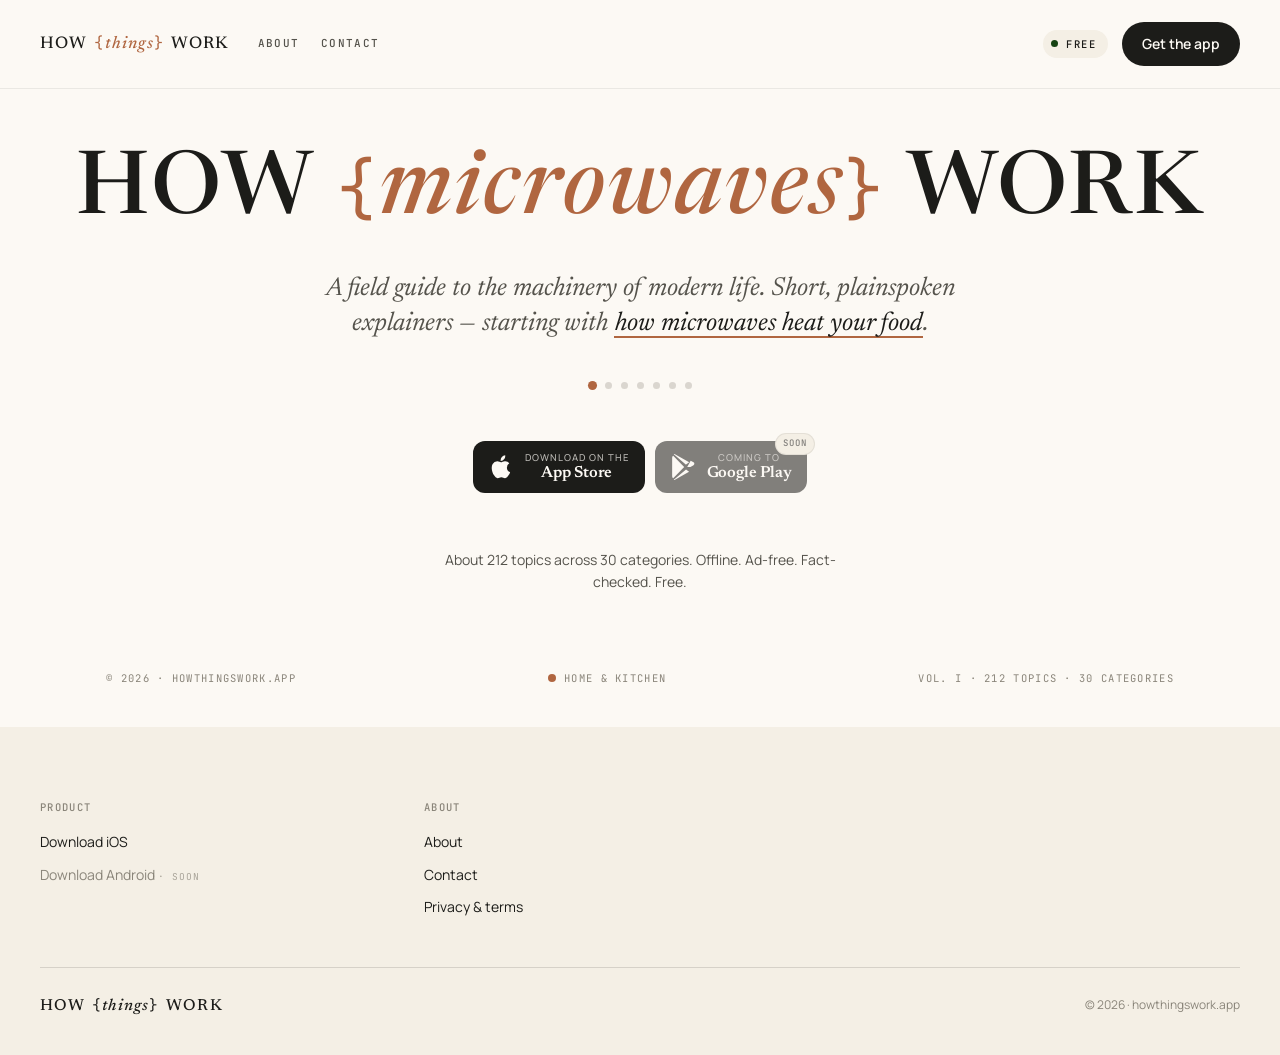
<file: index.html>
<!doctype html>
<html lang="en">
<head>
<meta charset="utf-8"/>
<meta name="viewport" content="width=device-width,initial-scale=1"/>
<title>How {things} Work — a field guide to the machinery of modern life</title>
<meta name="description" content="A field guide to the machinery of modern life. Short, plainspoken explainers about the everyday objects, systems, and ideas that quietly run the world."/>
<meta name="theme-color" content="#fcf9f4"/>
<!-- Smart App Banner — Safari on iOS shows a native install/open prompt -->
<meta name="apple-itunes-app" content="app-id=6767944916"/>
<meta property="og:type" content="website"/>
<meta property="og:title" content="How {things} Work"/>
<meta property="og:description" content="A field guide to the machinery of modern life. About 212 topics. Offline. Ad-free. Free."/>
<meta property="og:url" content="https://howthingswork.app/"/>
<meta property="og:site_name" content="How {things} Work"/>
<meta name="twitter:card" content="summary"/>
<link rel="canonical" href="https://howthingswork.app/"/>
<link rel="icon" type="image/svg+xml" href="data:image/svg+xml,<svg xmlns='http://www.w3.org/2000/svg' viewBox='0 0 16 16'><text x='2' y='13' font-family='monospace' font-size='14' fill='%23154212'>{</text></svg>"/>
<link rel="preconnect" href="https://fonts.googleapis.com"/>
<link rel="preconnect" href="https://fonts.gstatic.com" crossorigin/>
<link rel="stylesheet" href="brand.v2.css"/>
<style>
  /* Landing — minimal / demo-forward.
     The cycling wordmark IS the hero. */

  html, body { min-height: 100vh; }
  body {
    background: var(--cream);
    display: flex; flex-direction: column;
    min-height: 100vh;
  }

  .stage {
    flex: 1;
    display: flex; flex-direction: column;
    justify-content: center; align-items: center;
    padding: 60px 24px 40px;
    position: relative;
    text-align: center;
  }

  /* The giant cycling mark */
  .big-wm {
    font-family: var(--serif);
    font-weight: 500;
    letter-spacing: 2.2px;
    font-size: clamp(38px, 6.8vw, 96px);
    line-height: 1;
    display: inline-flex;
    align-items: baseline;
    justify-content: center;
    flex-wrap: nowrap;
    white-space: nowrap;
    gap: 0.24em;
    color: var(--ink);
    margin: 0;
    max-width: 100%;
  }
  .big-wm > span {
    display: inline-flex;
    align-items: baseline;
    white-space: nowrap;
    flex-wrap: nowrap;
  }
  .big-wm .brace {
    font-family: var(--mono);
    font-weight: 400;
    font-size: 0.78em;
    color: var(--cat, var(--green));
  }
  .big-wm .slot {
    font-style: italic;
    font-weight: 500;
    color: var(--cat, var(--green));
    display: inline-block;
    min-width: 2.2em;
    text-align: center;
    white-space: nowrap;
    transition: color 200ms ease;
  }

  @media (max-width: 860px) {
    .big-wm { font-size: clamp(30px, 7vw, 56px); letter-spacing: 1.5px; }
  }
  @media (max-width: 520px) {
    .big-wm { font-size: clamp(24px, 8vw, 38px); }
  }

  .caption {
    margin-top: 36px;
    font-family: var(--serif);
    font-style: italic;
    font-size: clamp(18px, 2.2vw, 26px);
    color: var(--ink-muted);
    max-width: 680px;
    line-height: 1.35;
    text-wrap: pretty;
  }
  .caption .underline {
    color: var(--ink);
    background-image: linear-gradient(var(--cat, var(--green)), var(--cat, var(--green)));
    background-repeat: no-repeat;
    background-position: 0 95%;
    background-size: 100% 2px;
    padding: 0 1px 2px;
    transition: color 200ms ease, background-image 200ms ease;
  }

  .dots { display: flex; gap: 9px; margin: 40px 0 32px; }
  .dots .dot {
    width: 7px; height: 7px;
    border-radius: 999px;
    background: var(--ink-faint);
    opacity: 0.3;
    transition: opacity 200ms ease, background 200ms ease, transform 200ms ease;
    cursor: pointer;
  }
  .dots .dot.active {
    background: var(--cat, var(--green));
    opacity: 1;
    transform: scale(1.3);
  }

  .dl-row {
    margin-top: 20px;
    display: flex; align-items: center; gap: 16px;
    flex-wrap: wrap; justify-content: center;
  }

  .subheadline {
    margin-top: 56px;
    font-size: 14px;
    line-height: 1.55;
    color: var(--ink-muted);
    max-width: 440px;
    text-wrap: pretty;
  }

  .bottom-band {
    margin-top: 64px;
    width: 100%;
    max-width: 1100px;
    display: flex; align-items: center; justify-content: space-between;
    padding: 0 16px;
    font-family: var(--mono);
    font-size: 10.5px;
    letter-spacing: 1.3px;
    text-transform: uppercase;
    color: var(--ink-faint);
  }
  .bottom-band .dot-label { display: inline-flex; align-items: center; gap: 8px; }
  .bottom-band .dot-label .cat-dot { width: 8px; height: 8px; }

  @media (max-width: 720px) {
    .bottom-band { flex-direction: column; gap: 10px; text-align: center; }
  }
</style>
</head>
<body>

<!-- ═════ Top Nav ═════ -->
<nav class="nav">
  <div class="nav-left">
    <a href="index.html" class="wm" aria-label="How things work — home">
      <span class="word">HOW</span>
      <span><span class="brace">{</span><span class="slot" id="nav-slot">things</span><span class="brace">}</span></span>
      <span class="word">WORK</span>
    </a>
    <div class="nav-links">
      <a href="about.html">About</a>
      <a href="contact.html">Contact</a>
    </div>
  </div>
  <div class="nav-right">
    <span class="free-pill">Free</span>
    <a href="https://apps.apple.com/app/id6767944916" class="btn btn-ink" target="_blank" rel="noopener">Get the app</a>
  </div>
</nav>

<main>

<!-- ═════ Hero ═════ -->
<section class="stage" id="download">

  <h1 class="big-wm" id="hero">
    <span class="word">HOW</span>
    <span><span class="brace">{</span><span class="slot" id="slot">microwaves</span><span class="brace">}</span></span>
    <span class="word">WORK</span>
  </h1>

  <div class="caption">
    A field guide to the machinery of modern life.
    Short, plainspoken explainers — starting with
    <span class="underline" id="caption-word">how microwaves heat your food</span>.
  </div>

  <div class="dots" id="dots"></div>

  <div class="dl-row">
    <div class="badges">
      <a class="badge" href="https://apps.apple.com/app/id6767944916" target="_blank" rel="noopener">
        <svg class="badge-icon" viewBox="0 0 24 24" fill="currentColor"><path d="M17.05 12.54a4.35 4.35 0 012.07-3.65 4.47 4.47 0 00-3.51-1.9c-1.48-.15-2.9.88-3.65.88-.77 0-1.92-.86-3.16-.83a4.68 4.68 0 00-3.95 2.41c-1.7 2.95-.43 7.3 1.22 9.69.82 1.17 1.78 2.48 3.05 2.43 1.23-.05 1.7-.79 3.18-.79 1.47 0 1.9.79 3.2.76 1.32-.02 2.16-1.19 2.97-2.37a10.4 10.4 0 001.35-2.77 4.2 4.2 0 01-2.77-3.86zm-2.43-7.1A4.3 4.3 0 0015.6 2a4.33 4.33 0 00-2.86 1.49 4 4 0 00-1 3.31 3.58 3.58 0 002.88-1.36z"/></svg>
        <span class="badge-text"><span class="badge-kicker">Download on the</span><span class="badge-store">App Store</span></span>
      </a>
      <a class="badge disabled" aria-disabled="true">
        <span class="coming-soon-tag">Soon</span>
        <svg class="badge-icon" viewBox="0 0 24 24" fill="currentColor"><path d="M3.6 2.3a2 2 0 00-.9 1.7v16a2 2 0 00.9 1.7L13 12zm11 7.6L17.3 8 5.1 1.1c-.3-.2-.7-.2-1 0l10.5 9zm3.8 2.1l2.6-1.5c1-.6 1-2 0-2.5l-2.4-1.4L15.6 12zm-3.8 2.1L4.1 22.9c.3.2.7.2 1 0l12.1-6.9z"/></svg>
        <span class="badge-text"><span class="badge-kicker">Coming to</span><span class="badge-store">Google Play</span></span>
      </a>
    </div>
  </div>

  <p class="subheadline">
    About 212 topics across 30 categories. Offline. Ad-free. Fact-checked. Free.
  </p>

  <div class="bottom-band">
    <span>© 2026 · howthingswork.app</span>
    <span class="dot-label">
      <span class="cat-dot" id="foot-dot"></span>
      <span id="foot-label">Home &amp; Kitchen</span>
    </span>
    <span>vol. I · 212 topics · 30 categories</span>
  </div>

</section>

</main>

<footer class="ft" data-site-footer></footer>
<script src="site.js" defer></script>

<script>
  const TOPICS = [
    { word: 'microwaves',   phrase: 'how microwaves heat your food',            cat: 'home',      name: 'Home & Kitchen' },
    { word: 'wi-fi',        phrase: 'how Wi-Fi reaches your laptop',            cat: 'connect',   name: 'Connectivity' },
    { word: 'jet engines',  phrase: 'how jet engines keep a plane in the air',  cat: 'transport', name: 'Transport' },
    { word: 'solar panels', phrase: 'how solar panels turn light into power',   cat: 'energy',    name: 'Energy' },
    { word: 'satellites',   phrase: 'how satellites stay in orbit',             cat: 'comm',      name: 'Communication' },
    { word: 'gravity',      phrase: 'why gravity pulls things down',            cat: 'science',   name: 'Science' },
    { word: 'MRI scanners', phrase: 'how an MRI scanner sees inside you',       cat: 'medicine',  name: 'Medicine' },
  ];

  const CYCLE_MS = 2400;
  const rootStyles = getComputedStyle(document.documentElement);
  const colorFor = cat => rootStyles.getPropertyValue(`--cat-${cat}`).trim();

  const hero = document.getElementById('hero');
  const slot = document.getElementById('slot');
  const captionWord = document.getElementById('caption-word');
  const footDot = document.getElementById('foot-dot');
  const footLabel = document.getElementById('foot-label');
  const dotsWrap = document.getElementById('dots');

  const dots = TOPICS.map((t, i) => {
    const d = document.createElement('span');
    d.className = 'dot' + (i === 0 ? ' active' : '');
    d.style.setProperty('--cat', colorFor(t.cat));
    d.addEventListener('click', () => { select(i); restart(); });
    dotsWrap.appendChild(d);
    return d;
  });

  function apply(i) {
    const t = TOPICS[i];
    const c = colorFor(t.cat);
    document.body.style.setProperty('--cat', c);
    hero.style.setProperty('--cat', c);
    captionWord.style.setProperty('--cat', c);
    footDot.style.background = c;
    slot.textContent = t.word;
    captionWord.textContent = t.phrase;
    footLabel.textContent = t.name;
    dots.forEach((d, j) => d.classList.toggle('active', j === i));
    hero.querySelectorAll('.slot, .brace').forEach(n => {
      n.animate([{opacity: 0.4}, {opacity: 1}], {duration: 260, easing: 'ease-out'});
    });
  }

  let idx = 0;
  let timer = null;
  const reduceMotion = matchMedia('(prefers-reduced-motion: reduce)').matches;

  function select(i) { idx = i; apply(idx); }
  function tick() { select((idx + 1) % TOPICS.length); }
  function start() { if (!reduceMotion && !timer) timer = setInterval(tick, CYCLE_MS); }
  function stop() { clearInterval(timer); timer = null; }
  function restart() { stop(); start(); }

  apply(0);
  start();

  document.addEventListener('visibilitychange', () => {
    document.hidden ? stop() : start();
  });
</script>

</body>
</html>
</file>
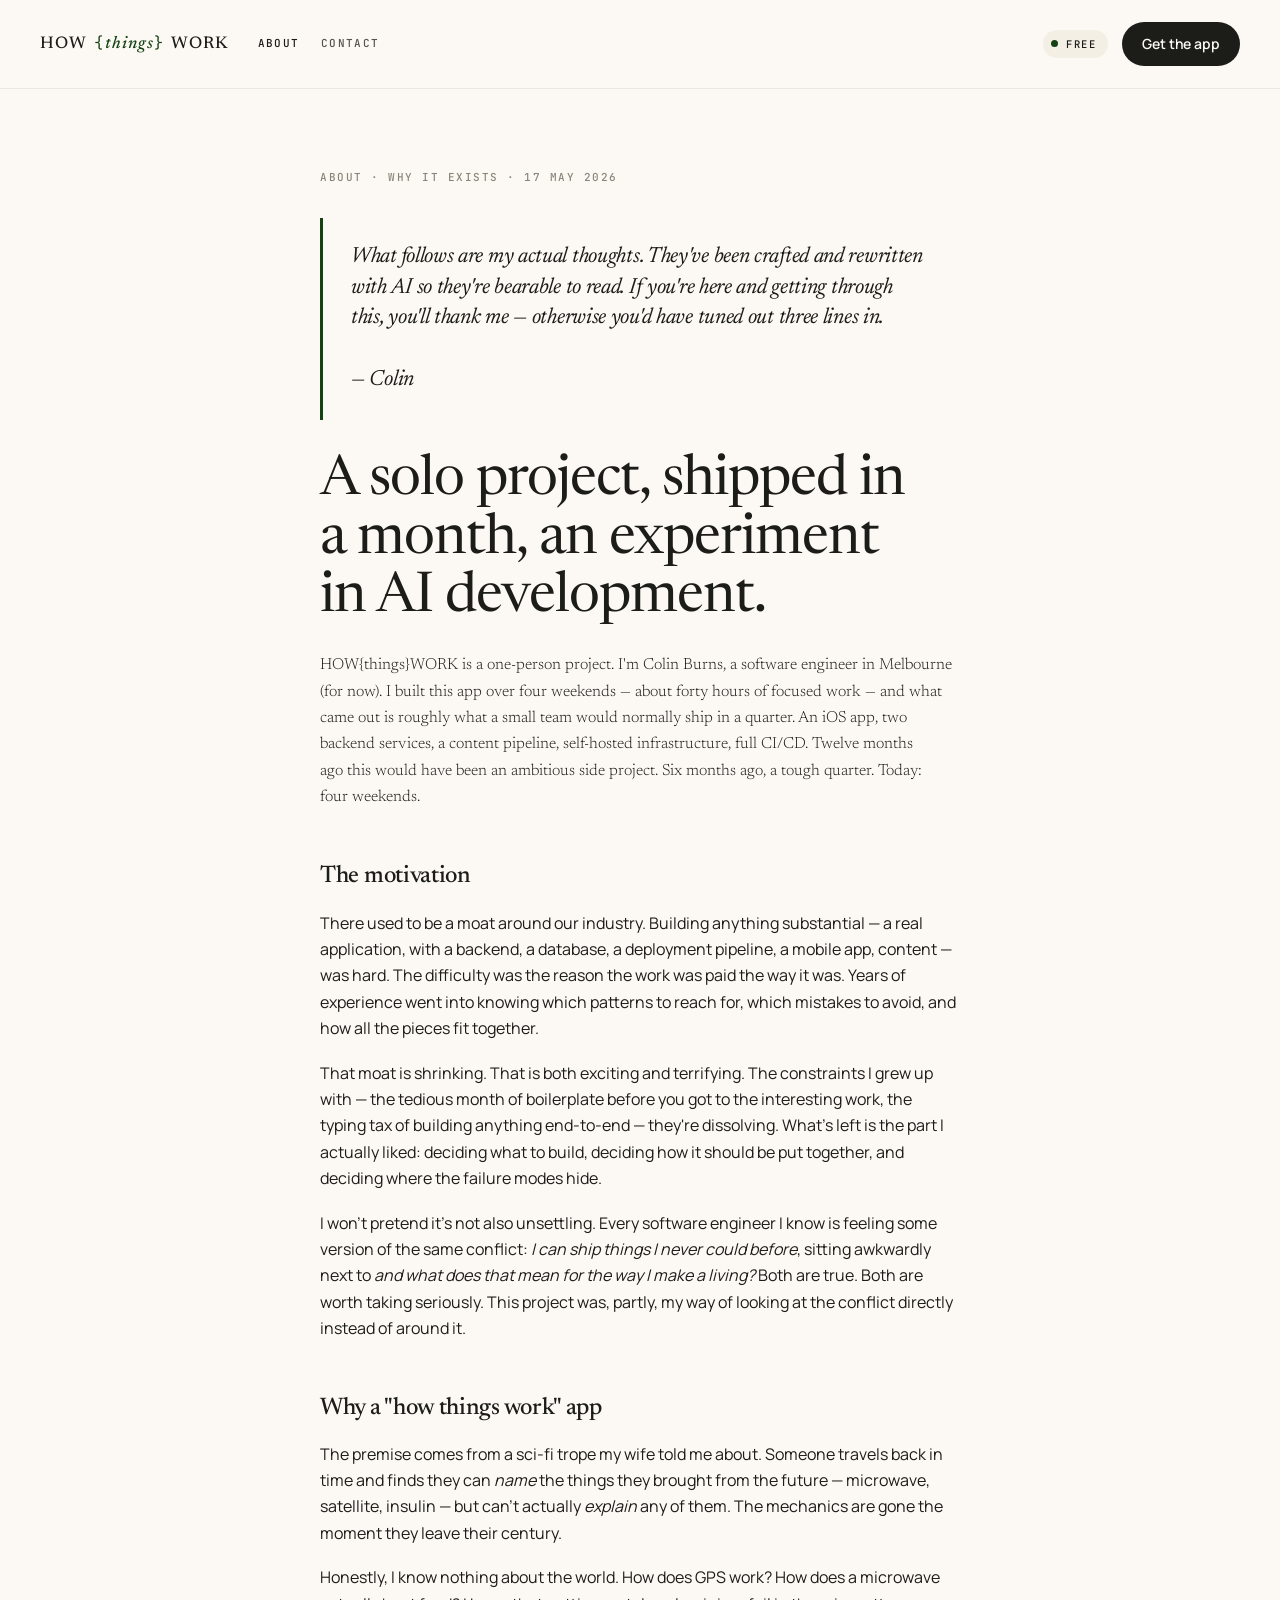
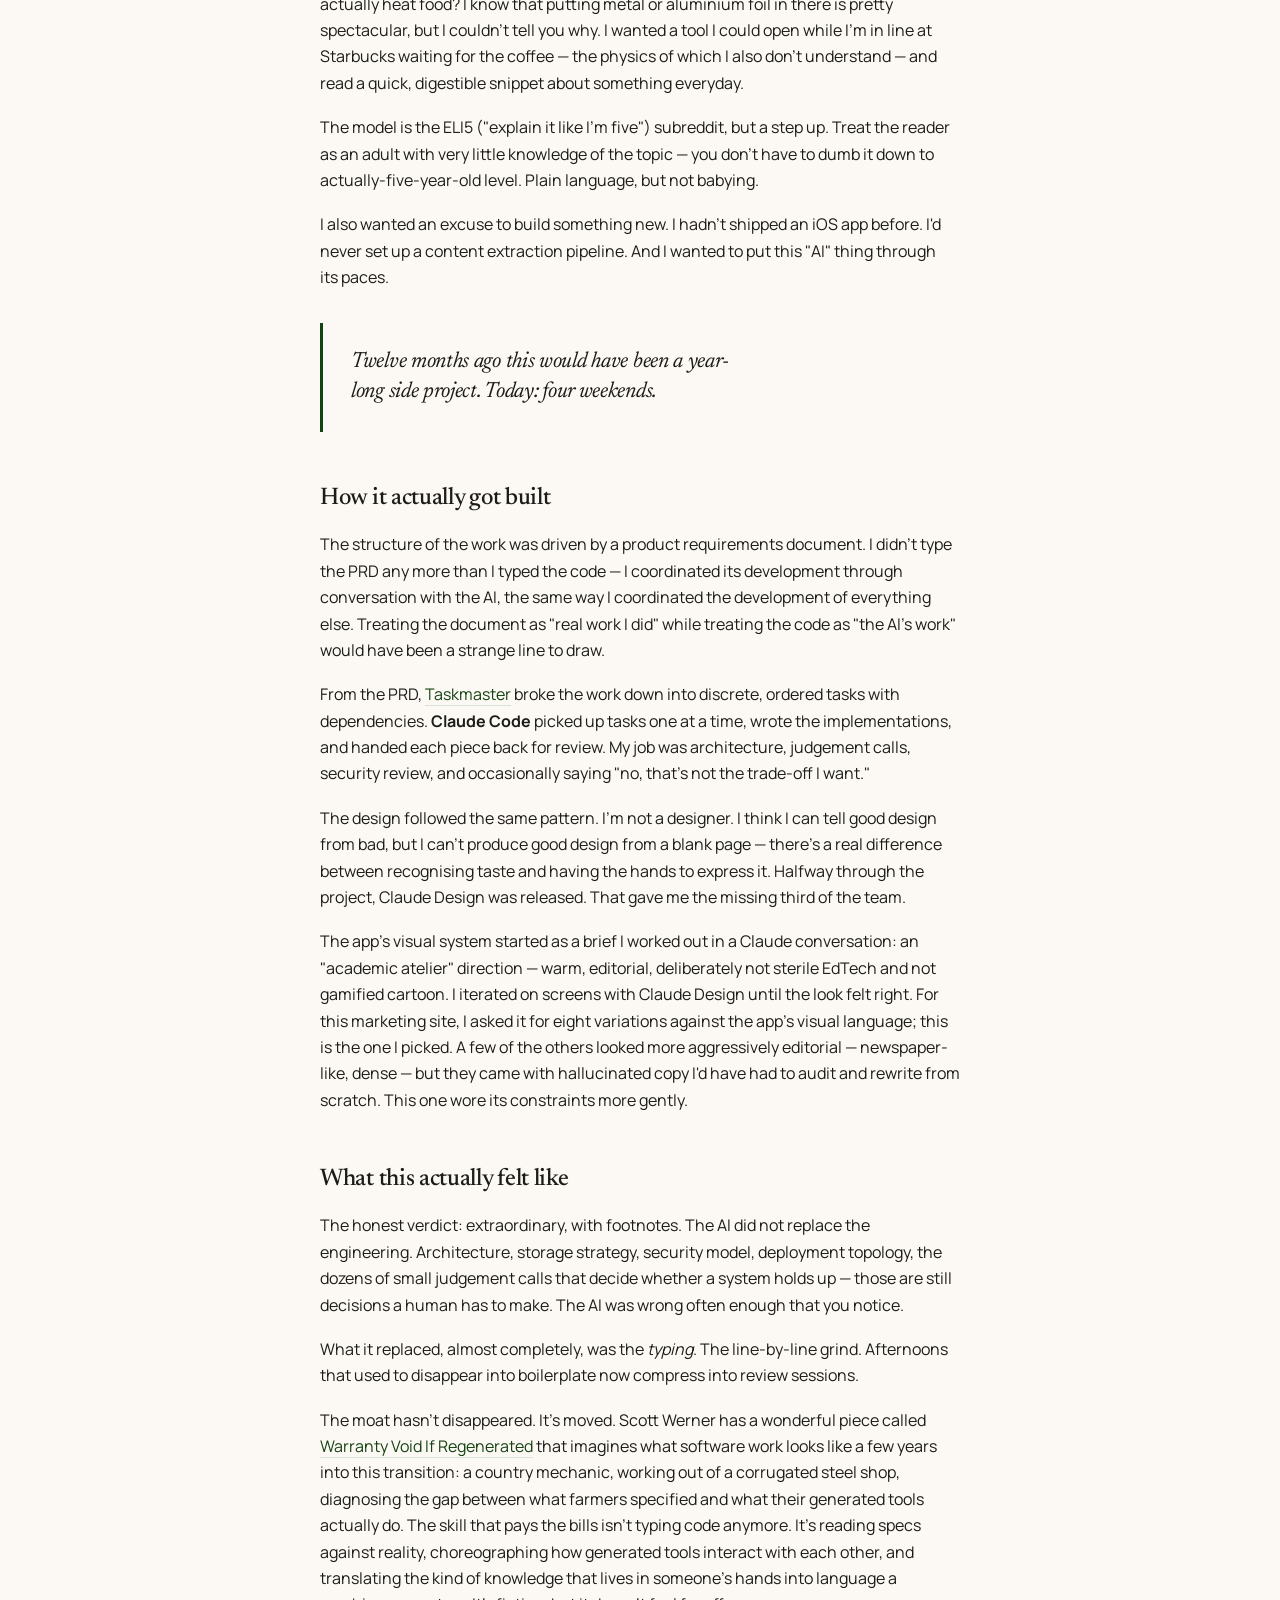
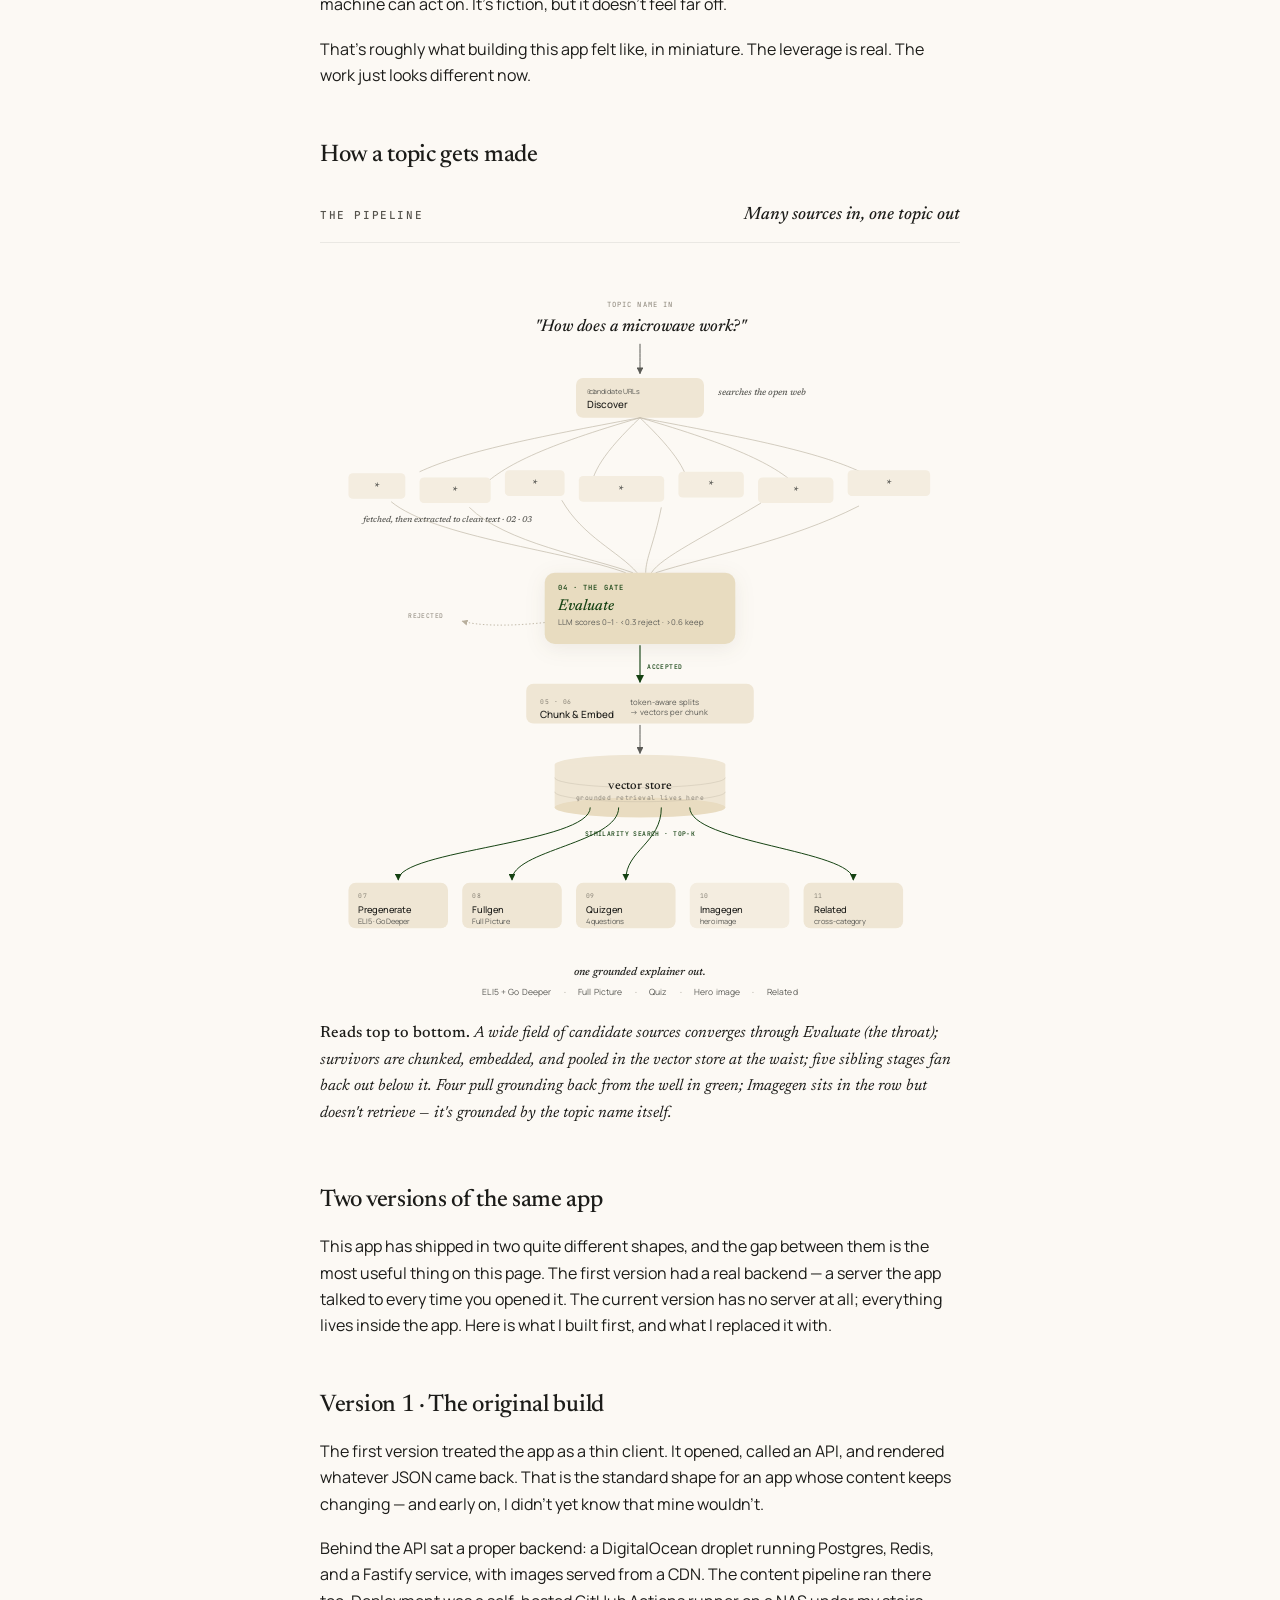
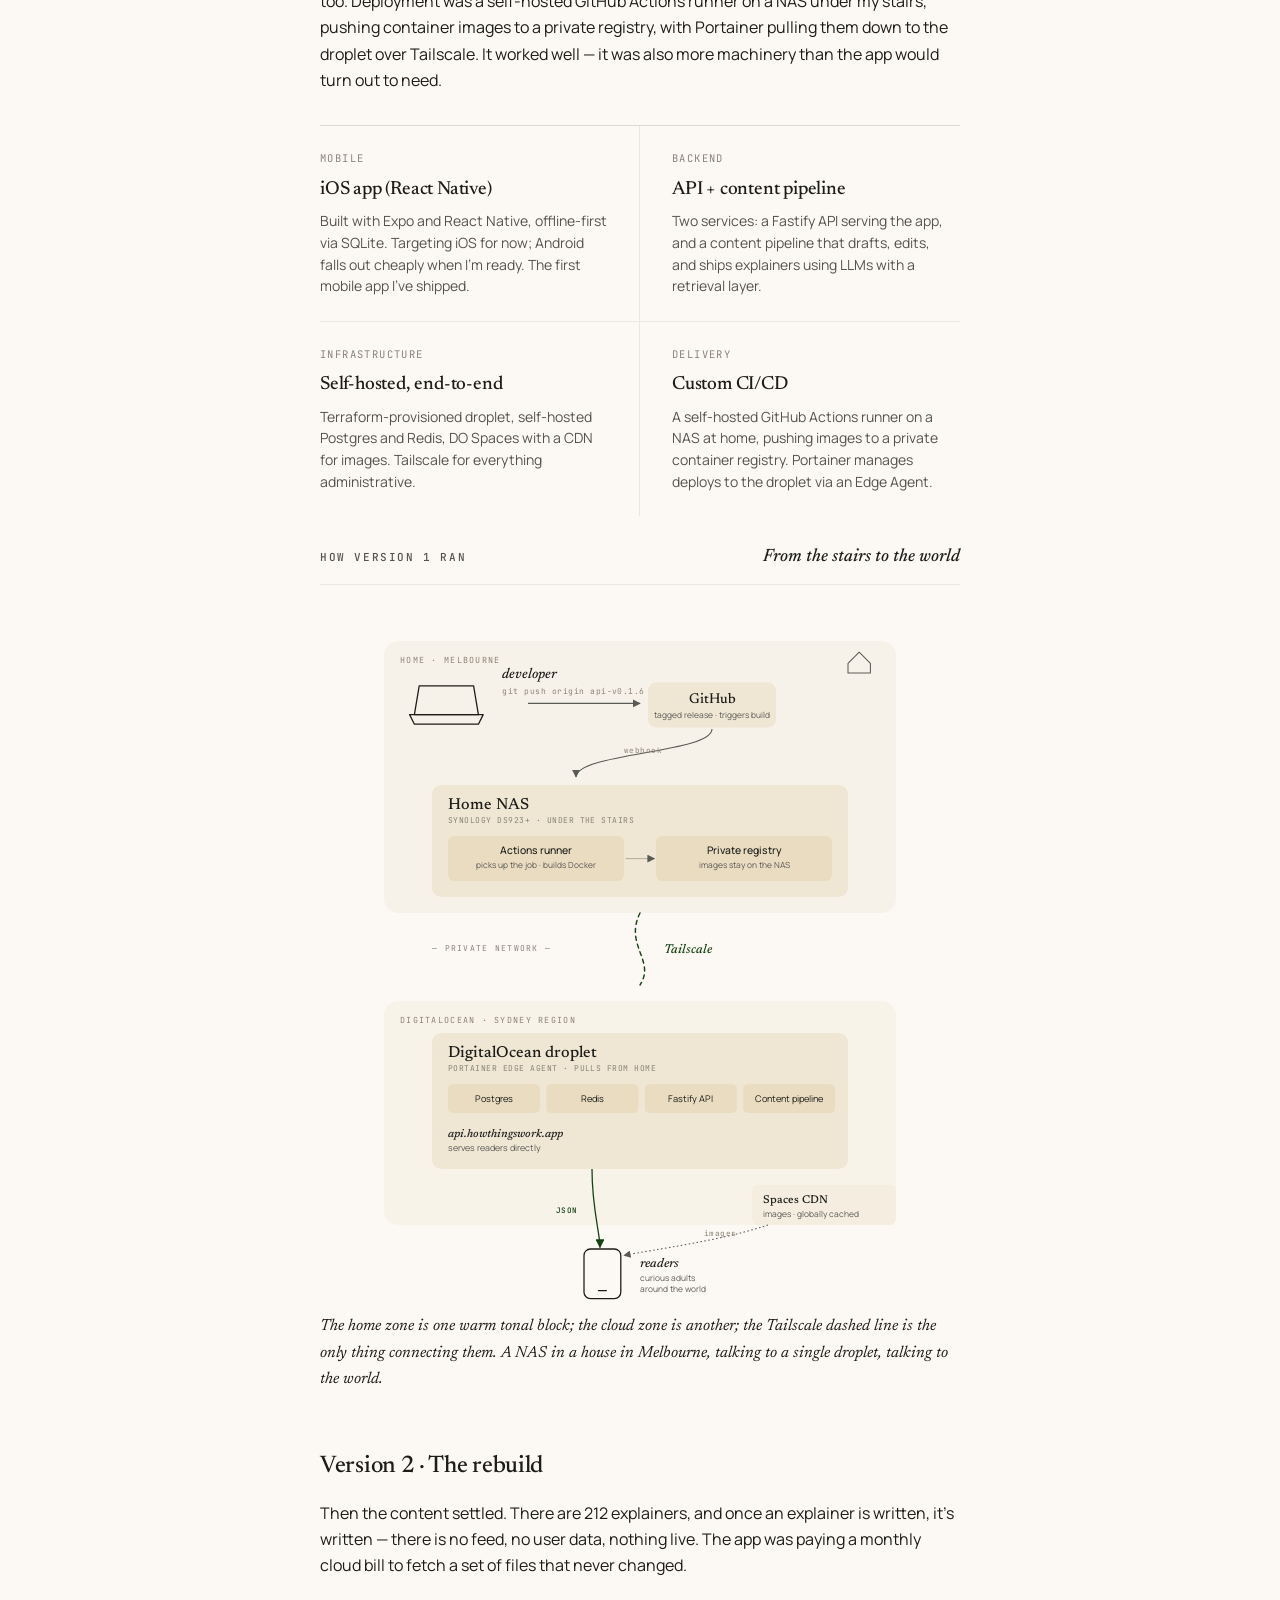
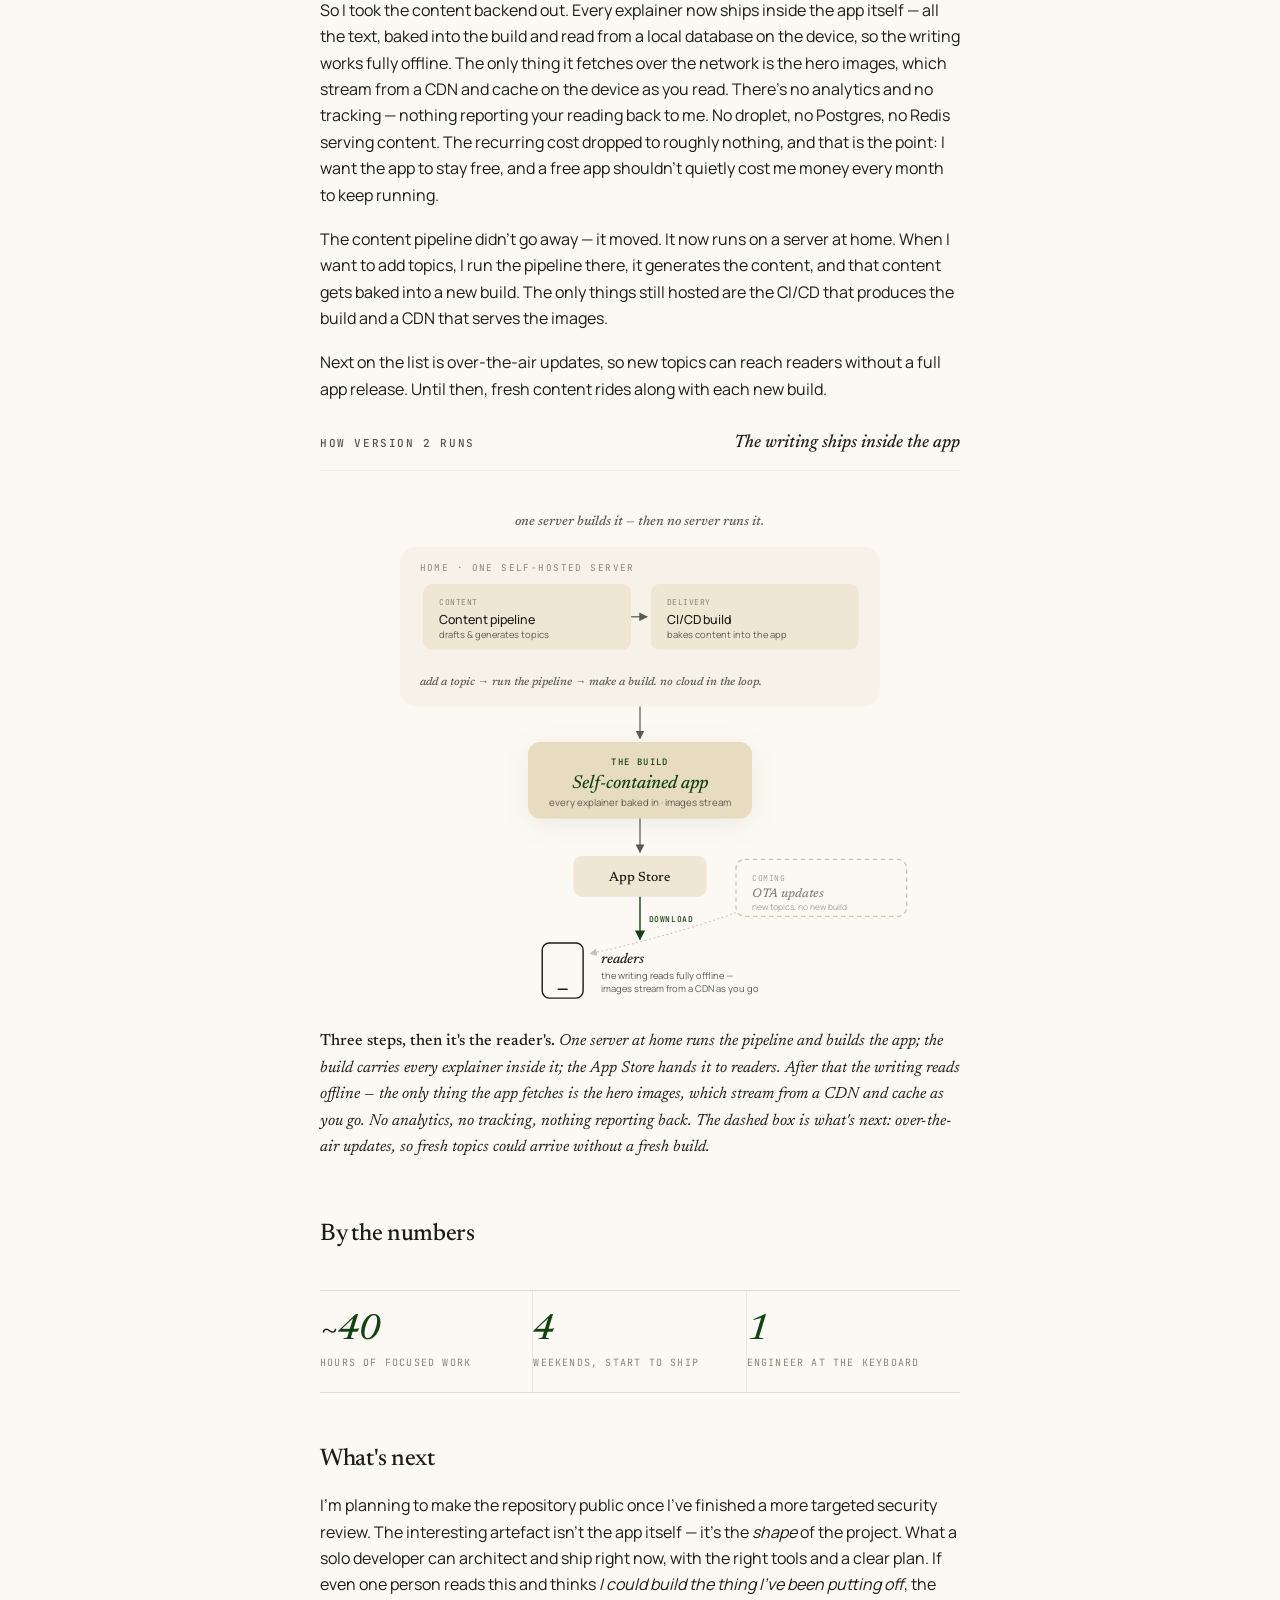
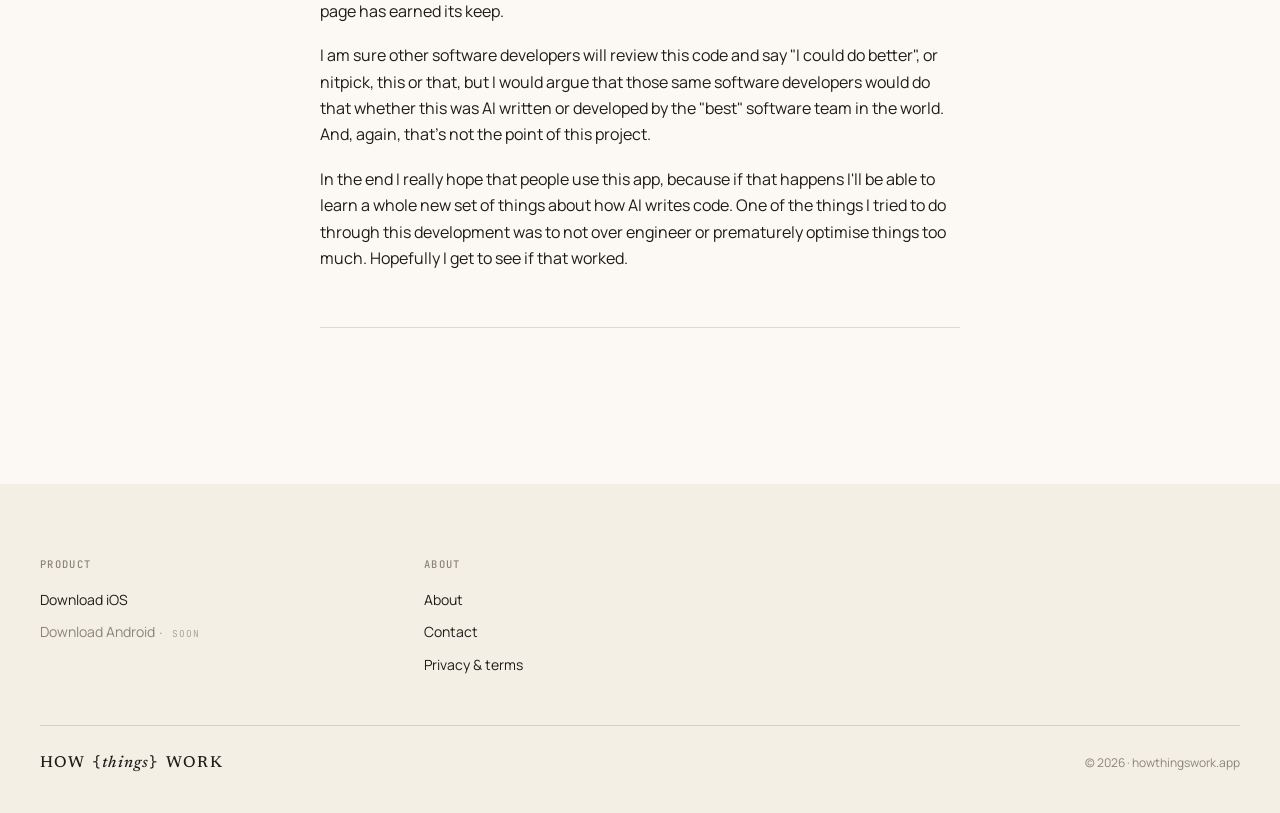
<file: about.html>
<!doctype html>
<html lang="en">
<head>
<meta charset="utf-8"/>
<meta name="viewport" content="width=device-width,initial-scale=1"/>
<title>About — How {things} Work</title>
<meta name="description" content="A solo project by Colin Burns. An honest account of building production software with AI as a co-author — what's exciting about it, and what's complicated about it."/>
<meta name="theme-color" content="#fcf9f4"/>
<!-- Smart App Banner — Safari on iOS shows a native install/open prompt -->
<meta name="apple-itunes-app" content="app-id=6767944916"/>
<meta property="og:type" content="website"/>
<meta property="og:title" content="About — How {things} Work"/>
<meta property="og:description" content="A solo project. An honest account of building production software with AI as a co-author."/>
<meta property="og:url" content="https://howthingswork.app/about.html"/>
<meta property="og:site_name" content="How {things} Work"/>
<meta name="twitter:card" content="summary"/>
<link rel="canonical" href="https://howthingswork.app/about.html"/>
<link rel="icon" type="image/svg+xml" href="data:image/svg+xml,<svg xmlns='http://www.w3.org/2000/svg' viewBox='0 0 16 16'><text x='2' y='13' font-family='monospace' font-size='14' fill='%23154212'>{</text></svg>"/>
<link rel="preconnect" href="https://fonts.googleapis.com"/>
<link rel="preconnect" href="https://fonts.gstatic.com" crossorigin/>
<link rel="stylesheet" href="brand.v2.css"/>
<style>
  /* About-page bits */
  .stack {
    display: grid;
    grid-template-columns: 1fr 1fr;
    gap: 0;
    margin: 32px 0 8px;
    border-top: 1px solid var(--hairline-2);
  }
  .stack-item {
    padding: 24px 32px 24px 0;
    border-bottom: 1px solid var(--hairline);
    border-right: 1px solid var(--hairline);
  }
  .stack-item:nth-child(2n) { padding-right: 0; padding-left: 32px; border-right: none; }
  .stack-item:nth-last-child(-n+2) { border-bottom: none; }
  .stack-item .label {
    font-family: var(--mono);
    font-size: 10.5px; letter-spacing: 1.4px; text-transform: uppercase;
    color: var(--ink-faint);
    margin-bottom: 8px;
  }
  .stack-item h4 {
    font-family: var(--serif);
    font-size: 19px; font-weight: 500;
    letter-spacing: -0.2px;
    margin: 0 0 6px;
  }
  .stack-item p {
    font-size: 14px; line-height: 1.55;
    color: var(--ink-muted);
    margin: 0; text-wrap: pretty;
  }

  .stat-row {
    display: grid;
    grid-template-columns: repeat(3, 1fr);
    gap: 0;
    margin: 36px 0 12px;
    border-top: 1px solid var(--hairline-2);
    border-bottom: 1px solid var(--hairline-2);
  }
  .stat {
    padding: 22px 24px 22px 0;
    border-right: 1px solid var(--hairline);
  }
  .stat:last-child { border-right: none; }
  .stat .num {
    font-family: var(--serif);
    font-size: 36px; font-weight: 400;
    letter-spacing: -0.6px;
    line-height: 1;
    margin: 0 0 6px;
  }
  .stat .num em { font-style: italic; font-weight: 500; color: var(--green); }
  .stat .label {
    font-family: var(--mono);
    font-size: 10px; letter-spacing: 1.2px; text-transform: uppercase;
    color: var(--ink-faint);
  }

  .pull {
    margin: 32px 0;
    padding: 24px 0 24px 28px;
    border-left: 3px solid var(--green);
    font-family: var(--serif);
    font-size: 22px;
    font-style: italic;
    line-height: 1.4;
    letter-spacing: -0.3px;
    color: var(--ink);
    text-wrap: balance;
  }

  /* Diagram blocks (pipeline · version 1 · version 2) */
  .diagram-block { margin: 28px 0 56px; }
  .diagram-label {
    display: flex; align-items: baseline; justify-content: space-between;
    margin-bottom: 24px; padding-bottom: 12px;
    border-bottom: 1px solid var(--hairline);
    gap: 16px; flex-wrap: wrap;
  }
  .diagram-num {
    font-family: var(--mono);
    font-size: 11px; font-weight: 500;
    letter-spacing: 1.6px; text-transform: uppercase;
    color: var(--ink-muted);
  }
  .diagram-name {
    font-family: var(--serif);
    font-style: italic;
    font-weight: 500;
    font-size: 18px;
    color: var(--ink);
  }
  .diagram-svg { display: block; width: 100%; height: auto; margin: 0 auto; }
  .diagram-note {
    font-family: var(--serif);
    font-size: 15px;
    line-height: 1.6;
    color: var(--ink-muted);
    margin: 22px 0 0;
    font-style: italic;
    text-wrap: pretty;
  }
  .diagram-note strong { font-style: normal; font-weight: 500; color: var(--ink); }

  /* SVG-internal classes (referenced from inline SVG below) */
  .d-card { fill: #f4ede0; }
  .d-card-2 { fill: #efe6d4; }
  .d-card-3 { fill: #e9dcc1; }
  .d-card-warm { fill: #e8dcc0; }
  .d-soft-shadow { filter: drop-shadow(0 6px 14px rgba(60, 50, 30, 0.08)); }
  .d-ink { fill: #1c1c19; }
  .d-ink-soft { fill: #5a5a55; }
  .d-ink-muted { fill: #8a8478; }
  .d-green { fill: #154212; }
  .d-green-stroke { stroke: #154212; }
  .d-ink-stroke { stroke: #1c1c19; }
  .d-soft-stroke { stroke: #5a5a55; }
  .d-mute-stroke { stroke: #b8af9d; }
  .d-display { font-family: var(--serif); }
  .d-mono { font-family: var(--mono); }
  .d-sans { font-family: var(--sans); }

  @media (max-width: 720px) {
    .stack { grid-template-columns: 1fr; }
    .stack-item, .stack-item:nth-child(2n) { padding: 20px 0; border-right: none; }
    .stat-row { grid-template-columns: 1fr; }
    .stat { padding: 20px 0; border-right: none; border-bottom: 1px solid var(--hairline); }
    .stat:last-child { border-bottom: none; }
    .pull { font-size: 19px; padding-left: 20px; }
    .diagram-name { font-size: 16px; }
  }
</style>
</head>
<body>

<nav class="nav">
  <div class="nav-left">
    <a href="index.html" class="wm" aria-label="Home">
      <span class="word">HOW</span><span><span class="brace">{</span><span class="slot">things</span><span class="brace">}</span></span><span class="word">WORK</span>
    </a>
    <div class="nav-links">
      <a href="about.html">About</a>
      <a href="contact.html">Contact</a>
    </div>
  </div>
  <div class="nav-right">
    <span class="free-pill">Free</span>
    <a href="https://apps.apple.com/app/id6767944916" class="btn btn-ink" target="_blank" rel="noopener">Get the app</a>
  </div>
</nav>

<main>
<section class="page">
  <div class="page-eyebrow">About · Why it exists · 17 May 2026</div>
  <div class="pull">
    What follows are my actual thoughts. They've been crafted and rewritten with AI so they're bearable to read. If you're here and getting through this, you'll thank me — otherwise you'd have tuned out three lines in.<br><br>— Colin
  </div>
  <h1 class="page-title">A solo project, shipped in a month, an experiment in AI development.</h1>
  <p class="page-lede">
    <span class="word">HOW</span><span><span class="brace">{</span><span class="slot">things</span><span class="brace">}</span></span><span class="word">WORK</span> is a one-person project. I'm Colin Burns, a software engineer in
    Melbourne (for now). I built this app over four weekends — about forty hours of focused
    work — and what came out is roughly what a small team would normally ship in a quarter.
    An iOS app, two backend services, a content pipeline, self-hosted infrastructure, full
    CI/CD. Twelve months ago this would have been an ambitious side project. Six months ago,
    a tough quarter. Today: four weekends.
  </p>

  <h2>The motivation</h2>
  <p>
    There used to be a moat around our industry. Building anything substantial — a real
    application, with a backend, a database, a deployment pipeline, a mobile app, content —
    was hard. The difficulty was the reason the work was paid the way it was. Years of
    experience went into knowing which patterns to reach for, which mistakes to avoid, and
    how all the pieces fit together.
  </p>
  <p>
    That moat is shrinking. That is both exciting and terrifying. The constraints I grew up
    with — the tedious month of boilerplate before you got to the interesting work, the
    typing tax of building anything end-to-end — they're dissolving. What's left is the part
    I actually liked: deciding what to build, deciding how it should be put together, and
    deciding where the failure modes hide.
  </p>
  <p>
    I won't pretend it's not also unsettling. Every software engineer I know is feeling some
    version of the same conflict: <em>I can ship things I never could before</em>, sitting
    awkwardly next to <em>and what does that mean for the way I make a living?</em> Both are
    true. Both are worth taking seriously. This project was, partly, my way of looking at the
    conflict directly instead of around it.
  </p>

  <h2>Why a "how things work" app</h2>
  <p>
    The premise comes from a sci-fi trope my wife told me about. Someone travels back in
    time and finds they can <em>name</em> the things they brought from the future — microwave,
    satellite, insulin — but can't actually <em>explain</em> any of them. The mechanics are
    gone the moment they leave their century.
  </p>
  <p>
    Honestly, I know nothing about the world. How does GPS work? How does a microwave
    actually heat food? I know that putting metal or aluminium foil in there is pretty
    spectacular, but I couldn't tell you why. I wanted a tool I could open while I'm in line
    at Starbucks waiting for the coffee — the physics of which I also don't understand —
    and read a quick, digestible snippet about something everyday.
  </p>
  <p>
    The model is the ELI5 ("explain it like I'm five") subreddit, but a step up. Treat the
    reader as an adult with very little knowledge of the topic — you don't have to dumb it
    down to actually-five-year-old level. Plain language, but not babying.
  </p>
  <p>
    I also wanted an excuse to build something new. I hadn't shipped an iOS app before. I'd
    never set up a content extraction pipeline. And I wanted to put this "AI" thing through
    its paces.
  </p>

  <div class="pull">
    Twelve months ago this would have been a year-long side project. Today: four weekends.
  </div>

  <h2>How it actually got built</h2>
  <p>
    The structure of the work was driven by a product requirements document. I didn't type
    the PRD any more than I typed the code — I coordinated its development through
    conversation with the AI, the same way I coordinated the development of everything else.
    Treating the document as "real work I did" while treating the code as "the AI's work"
    would have been a strange line to draw.
  </p>
  <p>
    From the PRD, <a class="inline" href="https://www.task-master.dev" target="_blank" rel="noopener">Taskmaster</a>
    broke the work down into discrete, ordered tasks with dependencies. <strong>Claude Code</strong>
    picked up tasks one at a time, wrote the implementations, and handed each piece back for
    review. My job was architecture, judgement calls, security review, and occasionally
    saying "no, that's not the trade-off I want."
  </p>
  <p>
    The design followed the same pattern. I'm not a designer. I think I can tell good design
    from bad, but I can't produce good design from a blank page — there's a real difference
    between recognising taste and having the hands to express it. Halfway through the
    project, Claude Design was released. That gave me the missing third of the team.
  </p>
  <p>
    The app's visual system started as a brief I worked out in a Claude conversation: an
    "academic atelier" direction — warm, editorial, deliberately not sterile EdTech and not
    gamified cartoon. I iterated on screens with Claude Design until the look felt right.
    For this marketing site, I asked it for eight variations against the app's visual
    language; this is the one I picked. A few of the others looked more aggressively
    editorial — newspaper-like, dense — but they came with hallucinated copy I'd have had
    to audit and rewrite from scratch. This one wore its constraints more gently.
  </p>

  <h2>What this actually felt like</h2>
  <p>
    The honest verdict: extraordinary, with footnotes. The AI did not replace the engineering.
    Architecture, storage strategy, security model, deployment topology, the dozens of small
    judgement calls that decide whether a system holds up — those are still decisions a human
    has to make. The AI was wrong often enough that you notice.
  </p>
  <p>
    What it replaced, almost completely, was the <em>typing</em>. The line-by-line grind.
    Afternoons that used to disappear into boilerplate now compress into review sessions.
  </p>
  <p>
    The moat hasn't disappeared. It's moved. Scott Werner has a wonderful piece called
    <a class="inline" href="https://nearzero.software/p/warranty-void-if-regenerated" target="_blank" rel="noopener">Warranty Void If Regenerated</a>
    that imagines what software work looks like a few years into this transition: a country
    mechanic, working out of a corrugated steel shop, diagnosing the gap between what farmers
    specified and what their generated tools actually do. The skill that pays the bills isn't
    typing code anymore. It's reading specs against reality, choreographing how generated
    tools interact with each other, and translating the kind of knowledge that lives in
    someone's hands into language a machine can act on. It's fiction, but it doesn't feel
    far off.
  </p>
  <p>
    That's roughly what building this app felt like, in miniature. The leverage is real. The
    work just looks different now.
  </p>

  <h2>How a topic gets made</h2>

  <section class="diagram-block">
    <div class="diagram-label">
      <span class="diagram-num">The pipeline</span>
      <span class="diagram-name">Many sources in, one topic out</span>
    </div>

    <svg class="diagram-svg" viewBox="0 0 900 1060" xmlns="http://www.w3.org/2000/svg" role="img" aria-labelledby="pb-title">
      <title id="pb-title">Funnel content pipeline: many sources converge through Evaluate, fan out through grounded generation</title>
      <defs>
        <marker id="pb-arr" viewBox="0 0 10 10" refX="9" refY="5" markerWidth="7" markerHeight="7" orient="auto">
          <path d="M0,0 L10,5 L0,10 z" fill="#5a5a55"/>
        </marker>
        <marker id="pb-arr-green" viewBox="0 0 10 10" refX="9" refY="5" markerWidth="7" markerHeight="7" orient="auto">
          <path d="M0,0 L10,5 L0,10 z" fill="#154212"/>
        </marker>
        <marker id="pb-arr-mute" viewBox="0 0 10 10" refX="9" refY="5" markerWidth="7" markerHeight="7" orient="auto">
          <path d="M0,0 L10,5 L0,10 z" fill="#b8af9d"/>
        </marker>
      </defs>

      <g transform="translate(450, 56)">
        <text x="0" y="0" text-anchor="middle" class="d-mono d-ink-muted" font-size="10" letter-spacing="1.6">TOPIC NAME IN</text>
        <text x="0" y="34" text-anchor="middle" class="d-display d-ink" font-size="24" font-style="italic" font-weight="500">"How does a microwave work?"</text>
      </g>

      <path d="M450,108 C450,128 450,140 450,150" fill="none" class="d-soft-stroke" stroke-width="1.4" marker-end="url(#pb-arr)"/>

      <g transform="translate(360, 156)">
        <rect width="180" height="56" rx="10" class="d-card-2"/>
        <text x="16" y="22" class="d-mono d-ink-muted" font-size="9" letter-spacing="0.6">01</text>
        <text x="16" y="42" class="d-sans d-ink" font-size="14" font-weight="500">Discover</text>
        <text x="90" y="22" class="d-sans d-ink-soft" font-size="10" text-anchor="end">candidate URLs</text>
      </g>
      <text x="560" y="180" class="d-display d-ink-soft" font-size="13" font-style="italic" font-weight="500">searches the open web</text>

      <g class="d-mute-stroke" stroke-width="1" fill="none" opacity="0.85">
        <path d="M450,212 C300,240 200,260 140,288"/>
        <path d="M450,212 C320,250 250,280 220,318"/>
        <path d="M450,212 C400,260 380,290 380,320"/>
        <path d="M450,212 C500,260 520,290 520,320"/>
        <path d="M450,212 C580,250 650,280 680,318"/>
        <path d="M450,212 C600,240 700,260 760,288"/>
      </g>

      <g transform="translate(40, 290)">
        <rect x="0" y="0" width="80" height="36" rx="6" class="d-card"/>
        <text x="40" y="26" text-anchor="middle" class="d-display d-ink-soft" font-size="20" font-weight="500">*</text>
        <rect x="100" y="6" width="100" height="36" rx="6" class="d-card"/>
        <text x="150" y="32" text-anchor="middle" class="d-display d-ink-soft" font-size="20" font-weight="500">*</text>
        <rect x="220" y="-4" width="84" height="36" rx="6" class="d-card"/>
        <text x="262" y="22" text-anchor="middle" class="d-display d-ink-soft" font-size="20" font-weight="500">*</text>
        <rect x="324" y="4" width="120" height="36" rx="6" class="d-card"/>
        <text x="384" y="30" text-anchor="middle" class="d-display d-ink-soft" font-size="20" font-weight="500">*</text>
        <rect x="464" y="-2" width="92" height="36" rx="6" class="d-card"/>
        <text x="510" y="24" text-anchor="middle" class="d-display d-ink-soft" font-size="20" font-weight="500">*</text>
        <rect x="576" y="6" width="106" height="36" rx="6" class="d-card"/>
        <text x="629" y="32" text-anchor="middle" class="d-display d-ink-soft" font-size="20" font-weight="500">*</text>
        <rect x="702" y="-4" width="116" height="36" rx="6" class="d-card"/>
        <text x="760" y="22" text-anchor="middle" class="d-display d-ink-soft" font-size="20" font-weight="500">*</text>
      </g>

      <text x="60" y="358" class="d-display d-ink-soft" font-size="12" font-style="italic" font-weight="500">fetched, then extracted to clean text · 02 · 03</text>

      <g class="d-mute-stroke" stroke-width="1" fill="none" opacity="0.85">
        <path d="M100,330 C160,380 350,400 430,430"/>
        <path d="M210,338 C260,388 380,408 440,430"/>
        <path d="M340,328 C370,380 420,400 446,430"/>
        <path d="M480,338 C470,388 458,410 458,430"/>
        <path d="M620,332 C540,380 480,408 466,430"/>
        <path d="M758,336 C660,386 540,408 472,430"/>
      </g>

      <g>
        <rect x="316" y="430" width="268" height="100" rx="14" class="d-card-warm d-soft-shadow"/>
        <text x="334" y="454" class="d-mono d-green" font-size="10" letter-spacing="1.6" font-weight="500">04 · THE GATE</text>
        <text x="334" y="482" class="d-display d-green" font-size="22" font-style="italic" font-weight="500">Evaluate</text>
        <text x="334" y="504" class="d-sans d-ink-soft" font-size="11">LLM scores 0–1 · &lt;0.3 reject · &gt;0.6 keep</text>
      </g>

      <path d="M316,500 C260,506 220,504 200,498" fill="none" class="d-mute-stroke" stroke-width="1.2" stroke-dasharray="2 3" marker-end="url(#pb-arr-mute)"/>
      <text x="124" y="494" class="d-mono d-ink-muted" font-size="9" letter-spacing="0.6">REJECTED</text>

      <path d="M450,532 C450,556 450,572 450,584" fill="none" class="d-green-stroke" stroke-width="1.6" marker-end="url(#pb-arr-green)"/>
      <text x="460" y="566" class="d-mono d-green" font-size="9" letter-spacing="0.6" font-weight="500">ACCEPTED</text>

      <g>
        <rect x="290" y="586" width="320" height="56" rx="10" class="d-card-2"/>
        <g transform="translate(310, 600)">
          <text x="0" y="14" class="d-mono d-ink-muted" font-size="9" letter-spacing="0.6">05 · 06</text>
          <text x="0" y="34" class="d-sans d-ink" font-size="14" font-weight="500">Chunk &amp; Embed</text>
        </g>
        <text x="436" y="616" class="d-sans d-ink-soft" font-size="11">token-aware splits</text>
        <text x="436" y="630" class="d-sans d-ink-soft" font-size="11">→ vectors per chunk</text>
      </g>

      <path d="M450,644 C450,664 450,672 450,684" fill="none" class="d-soft-stroke" stroke-width="1.4" marker-end="url(#pb-arr)"/>

      <g transform="translate(330, 686)">
        <ellipse cx="120" cy="14" rx="120" ry="14" class="d-card-2"/>
        <rect x="0" y="14" width="240" height="60" class="d-card-2"/>
        <ellipse cx="120" cy="74" rx="120" ry="14" class="d-card-3"/>
        <path d="M0,32 A 120 14 0 0 0 240 32" fill="none" class="d-mute-stroke" stroke-width="0.8" opacity="0.6"/>
        <path d="M0,52 A 120 14 0 0 0 240 52" fill="none" class="d-mute-stroke" stroke-width="0.8" opacity="0.6"/>
        <text x="120" y="48" text-anchor="middle" class="d-display d-ink" font-size="18" font-weight="500">vector store</text>
        <text x="120" y="64" text-anchor="middle" class="d-mono d-ink-muted" font-size="9" letter-spacing="0.6">grounded retrieval lives here</text>
      </g>

      <path d="M380,760 C380,810 110,820 110,862" fill="none" class="d-green-stroke" stroke-width="1.4" marker-end="url(#pb-arr-green)"/>
      <path d="M420,760 C420,810 270,820 270,862" fill="none" class="d-green-stroke" stroke-width="1.4" marker-end="url(#pb-arr-green)"/>
      <path d="M480,760 C480,810 430,820 430,862" fill="none" class="d-green-stroke" stroke-width="1.4" marker-end="url(#pb-arr-green)"/>
      <path d="M520,760 C520,810 750,820 750,862" fill="none" class="d-green-stroke" stroke-width="1.4" marker-end="url(#pb-arr-green)"/>
      <text x="450" y="800" text-anchor="middle" class="d-mono d-green" font-size="9" letter-spacing="0.6" font-weight="500">SIMILARITY SEARCH · TOP-K</text>

      <g transform="translate(40, 866)">
        <rect width="140" height="64" rx="10" class="d-card-2"/>
        <text x="14" y="22" class="d-mono d-ink-muted" font-size="9" letter-spacing="0.6">07</text>
        <text x="14" y="42" class="d-sans d-ink" font-size="13" font-weight="500">Pregenerate</text>
        <text x="14" y="58" class="d-sans d-ink-soft" font-size="10.5">ELI5 · Go Deeper</text>
      </g>
      <g transform="translate(200, 866)">
        <rect width="140" height="64" rx="10" class="d-card-2"/>
        <text x="14" y="22" class="d-mono d-ink-muted" font-size="9" letter-spacing="0.6">08</text>
        <text x="14" y="42" class="d-sans d-ink" font-size="13" font-weight="500">Fullgen</text>
        <text x="14" y="58" class="d-sans d-ink-soft" font-size="10.5">Full Picture</text>
      </g>
      <g transform="translate(360, 866)">
        <rect width="140" height="64" rx="10" class="d-card-2"/>
        <text x="14" y="22" class="d-mono d-ink-muted" font-size="9" letter-spacing="0.6">09</text>
        <text x="14" y="42" class="d-sans d-ink" font-size="13" font-weight="500">Quizgen</text>
        <text x="14" y="58" class="d-sans d-ink-soft" font-size="10.5">4 questions</text>
      </g>
      <g transform="translate(520, 866)">
        <rect width="140" height="64" rx="10" class="d-card"/>
        <text x="14" y="22" class="d-mono d-ink-muted" font-size="9" letter-spacing="0.6">10</text>
        <text x="14" y="42" class="d-sans d-ink" font-size="13" font-weight="500">Imagegen</text>
        <text x="14" y="58" class="d-sans d-ink-soft" font-size="10.5">hero image</text>
      </g>
      <g transform="translate(680, 866)">
        <rect width="140" height="64" rx="10" class="d-card-2"/>
        <text x="14" y="22" class="d-mono d-ink-muted" font-size="9" letter-spacing="0.6">11</text>
        <text x="14" y="42" class="d-sans d-ink" font-size="13" font-weight="500">Related</text>
        <text x="14" y="58" class="d-sans d-ink-soft" font-size="10.5">cross-category</text>
      </g>

      <g transform="translate(450, 996)" text-anchor="middle">
        <text x="0" y="0" class="d-display d-ink" font-size="16" font-style="italic" font-weight="500">one grounded explainer out.</text>
      </g>
      <g transform="translate(450, 1024)" text-anchor="middle" class="d-sans d-ink">
        <text x="0" y="0" font-size="12" letter-spacing="0.2" class="d-ink-soft">
          <tspan>ELI5 + Go Deeper</tspan>
          <tspan dx="14" class="d-ink-muted">·</tspan>
          <tspan dx="14">Full Picture</tspan>
          <tspan dx="14" class="d-ink-muted">·</tspan>
          <tspan dx="14">Quiz</tspan>
          <tspan dx="14" class="d-ink-muted">·</tspan>
          <tspan dx="14">Hero image</tspan>
          <tspan dx="14" class="d-ink-muted">·</tspan>
          <tspan dx="14">Related</tspan>
        </text>
      </g>
    </svg>

    <p class="diagram-note">
      <strong>Reads top to bottom.</strong> A wide field of candidate
      sources converges through Evaluate (the throat); survivors are
      chunked, embedded, and pooled in the vector store at the waist;
      five sibling stages fan back out below it. Four pull grounding
      back from the well in green; Imagegen sits in the row but
      doesn't retrieve — it's grounded by the topic name itself.
    </p>
  </section>

  <h2>Two versions of the same app</h2>
  <p>
    This app has shipped in two quite different shapes, and the gap between them is the
    most useful thing on this page. The first version had a real backend — a server the
    app talked to every time you opened it. The current version has no server at all;
    everything lives inside the app. Here is what I built first, and what I replaced it
    with.
  </p>

  <h2>Version 1 · The original build</h2>
  <p>
    The first version treated the app as a thin client. It opened, called an API, and
    rendered whatever JSON came back. That is the standard shape for an app whose content
    keeps changing — and early on, I didn't yet know that mine wouldn't.
  </p>
  <p>
    Behind the API sat a proper backend: a DigitalOcean droplet running Postgres, Redis,
    and a Fastify service, with images served from a CDN. The content pipeline ran there
    too. Deployment was a self-hosted GitHub Actions runner on a NAS under my stairs,
    pushing container images to a private registry, with Portainer pulling them down to
    the droplet over Tailscale. It worked well — it was also more machinery than the app
    would turn out to need.
  </p>
  <div class="stack">
    <div class="stack-item">
      <div class="label">Mobile</div>
      <h4>iOS app (React Native)</h4>
      <p>Built with Expo and React Native, offline-first via SQLite. Targeting iOS for now; Android falls out cheaply when I'm ready. The first mobile app I've shipped.</p>
    </div>
    <div class="stack-item">
      <div class="label">Backend</div>
      <h4>API + content pipeline</h4>
      <p>Two services: a Fastify API serving the app, and a content pipeline that drafts, edits, and ships explainers using LLMs with a retrieval layer.</p>
    </div>
    <div class="stack-item">
      <div class="label">Infrastructure</div>
      <h4>Self-hosted, end-to-end</h4>
      <p>Terraform-provisioned droplet, self-hosted Postgres and Redis, DO Spaces with a CDN for images. Tailscale for everything administrative.</p>
    </div>
    <div class="stack-item">
      <div class="label">Delivery</div>
      <h4>Custom CI/CD</h4>
      <p>A self-hosted GitHub Actions runner on a NAS at home, pushing images to a private container registry. Portainer manages deploys to the droplet via an Edge Agent.</p>
    </div>
  </div>

  <section class="diagram-block">
    <div class="diagram-label">
      <span class="diagram-num">How version 1 ran</span>
      <span class="diagram-name">From the stairs to the world</span>
    </div>

    <svg class="diagram-svg" viewBox="0 0 800 880" xmlns="http://www.w3.org/2000/svg" role="img" aria-labelledby="d2-title">
      <title id="d2-title">Vertical architecture: home zone above, cloud zone below, users at the bottom</title>
      <defs>
        <marker id="arrow2" viewBox="0 0 10 10" refX="9" refY="5" markerWidth="7" markerHeight="7" orient="auto">
          <path d="M0,0 L10,5 L0,10 z" fill="#5a5a55"/>
        </marker>
        <marker id="arrow2-green" viewBox="0 0 10 10" refX="9" refY="5" markerWidth="7" markerHeight="7" orient="auto">
          <path d="M0,0 L10,5 L0,10 z" fill="#154212"/>
        </marker>
      </defs>

      <rect x="80" y="40" width="640" height="340" rx="18" class="d-card" opacity="0.55"/>
      <text x="100" y="68" class="d-mono d-ink-muted" font-size="10.5" letter-spacing="1.6">HOME · MELBOURNE</text>

      <g transform="translate(660, 50)">
        <path d="M0,18 L14,4 L28,18 L28,30 L0,30 Z" fill="none" class="d-soft-stroke" stroke-width="1.3" stroke-linejoin="round"/>
      </g>

      <g transform="translate(118, 92)">
        <path d="M0,40 L80,40 L74,4 L6,4 Z" fill="none" class="d-ink-stroke" stroke-width="1.6" stroke-linejoin="round"/>
        <path d="M-6,40 L86,40 L80,52 L0,52 Z" fill="none" class="d-ink-stroke" stroke-width="1.6" stroke-linejoin="round"/>
        <text x="110" y="-6" class="d-display d-ink" font-size="18" font-weight="500" font-style="italic">developer</text>
        <text x="110" y="14" class="d-mono d-ink-muted" font-size="10" letter-spacing="0.6">git push origin api-v0.1.6</text>
      </g>

      <path d="M260,118 C320,118 360,118 400,118" fill="none" class="d-soft-stroke" stroke-width="1.4" marker-end="url(#arrow2)"/>

      <g transform="translate(410, 92)">
        <rect width="160" height="56" rx="10" class="d-card-2"/>
        <text x="80" y="26" text-anchor="middle" class="d-display d-ink" font-size="18" font-weight="500">GitHub</text>
        <text x="80" y="44" text-anchor="middle" class="d-sans d-ink-soft" font-size="10.5">tagged release · triggers build</text>
      </g>

      <path d="M490,150 C490,180 320,180 320,210" fill="none" class="d-soft-stroke" stroke-width="1.4" marker-end="url(#arrow2)"/>
      <text x="380" y="180" class="d-mono d-ink-muted" font-size="9.5" letter-spacing="0.6">webhook</text>

      <g transform="translate(140, 220)">
        <rect x="0" y="0" width="520" height="140" rx="12" class="d-card-2"/>
        <text x="20" y="30" class="d-display d-ink" font-size="20" font-weight="500">Home NAS</text>
        <text x="20" y="48" class="d-mono d-ink-muted" font-size="10" letter-spacing="0.6">SYNOLOGY DS923+ · UNDER THE STAIRS</text>

        <rect x="20" y="64" width="220" height="56" rx="8" class="d-card-3"/>
        <text x="130" y="86" text-anchor="middle" class="d-sans d-ink" font-size="13" font-weight="500">Actions runner</text>
        <text x="130" y="104" text-anchor="middle" class="d-sans d-ink-soft" font-size="10.5">picks up the job · builds Docker</text>

        <rect x="280" y="64" width="220" height="56" rx="8" class="d-card-3"/>
        <text x="390" y="86" text-anchor="middle" class="d-sans d-ink" font-size="13" font-weight="500">Private registry</text>
        <text x="390" y="104" text-anchor="middle" class="d-sans d-ink-soft" font-size="10.5">images stay on the NAS</text>

        <path d="M242,92 L278,92" fill="none" class="d-mute-stroke" stroke-width="1.4" marker-end="url(#arrow2)"/>
      </g>

      <g>
        <text x="140" y="428" class="d-mono d-ink-muted" font-size="10" letter-spacing="1.6">— PRIVATE NETWORK —</text>
        <path d="M400,380 C380,420 420,440 400,470" fill="none" class="d-green-stroke" stroke-width="1.8" stroke-dasharray="5 5" stroke-linecap="round"/>
        <text x="430" y="430" class="d-display d-green" font-size="16" font-style="italic" font-weight="500">Tailscale</text>
      </g>

      <rect x="80" y="490" width="640" height="280" rx="18" class="d-card" opacity="0.5"/>
      <text x="100" y="518" class="d-mono d-ink-muted" font-size="10.5" letter-spacing="1.6">DIGITALOCEAN · SYDNEY REGION</text>

      <g transform="translate(140, 530)">
        <rect x="0" y="0" width="520" height="170" rx="12" class="d-card-2"/>
        <text x="20" y="30" class="d-display d-ink" font-size="20" font-weight="500">DigitalOcean droplet</text>
        <text x="20" y="48" class="d-mono d-ink-muted" font-size="10" letter-spacing="0.6">PORTAINER EDGE AGENT · PULLS FROM HOME</text>

        <g font-size="11.5" class="d-sans d-ink">
          <rect x="20" y="64" width="115" height="36" rx="6" class="d-card-3"/>
          <text x="77" y="86" text-anchor="middle">Postgres</text>
          <rect x="143" y="64" width="115" height="36" rx="6" class="d-card-3"/>
          <text x="200" y="86" text-anchor="middle">Redis</text>
          <rect x="266" y="64" width="115" height="36" rx="6" class="d-card-3"/>
          <text x="323" y="86" text-anchor="middle">Fastify API</text>
          <rect x="389" y="64" width="115" height="36" rx="6" class="d-card-3"/>
          <text x="446" y="86" text-anchor="middle">Content pipeline</text>
        </g>

        <text x="20" y="130" class="d-display d-ink" font-size="14" font-style="italic" font-weight="500">api.howthingswork.app</text>
        <text x="20" y="148" class="d-sans d-ink-soft" font-size="11">serves readers directly</text>
      </g>

      <g transform="translate(540, 720)">
        <rect x="0" y="0" width="180" height="50" rx="8" class="d-card"/>
        <text x="14" y="22" class="d-display d-ink" font-size="14" font-weight="500">Spaces CDN</text>
        <text x="14" y="40" class="d-sans d-ink-soft" font-size="10.5">images · globally cached</text>
      </g>

      <g transform="translate(330, 800)">
        <rect x="0" y="0" width="46" height="62" rx="8" fill="none" class="d-ink-stroke" stroke-width="1.6"/>
        <line x1="18" y1="52" x2="28" y2="52" class="d-ink-stroke" stroke-width="1.6" stroke-linecap="round"/>
        <text x="70" y="22" class="d-display d-ink" font-size="16" font-style="italic" font-weight="500">readers</text>
        <text x="70" y="40" class="d-sans d-ink-soft" font-size="10.5">curious adults</text>
        <text x="70" y="54" class="d-sans d-ink-soft" font-size="10.5">around the world</text>
      </g>

      <path d="M340,700 C340,750 350,780 350,798" fill="none" class="d-green-stroke" stroke-width="1.6" marker-end="url(#arrow2-green)"/>
      <text x="295" y="755" class="d-mono d-green" font-size="9.5" letter-spacing="0.6" font-weight="500">JSON</text>

      <path d="M560,770 C500,790 420,800 380,808" fill="none" class="d-soft-stroke" stroke-width="1.3" stroke-dasharray="2 3" marker-end="url(#arrow2)"/>
      <text x="480" y="784" class="d-mono d-ink-muted" font-size="9.5" letter-spacing="0.6">images</text>
    </svg>

    <p class="diagram-note">
      The home zone is one warm tonal block; the cloud zone is another;
      the Tailscale dashed line is the only thing connecting them. A
      NAS in a house in Melbourne, talking to a single droplet, talking
      to the world.
    </p>
  </section>

  <h2>Version 2 · The rebuild</h2>
  <p>
    Then the content settled. There are 212 explainers, and once an explainer is written,
    it's written — there is no feed, no user data, nothing live. The app was paying a
    monthly cloud bill to fetch a set of files that never changed.
  </p>
  <p>
    So I took the content backend out. Every explainer now ships inside the app itself —
    all the text, baked into the build and read from a local database on the device, so
    the writing works fully offline. The only thing it fetches over the network is the
    hero images, which stream from a CDN and cache on the device as you read. There's no
    analytics and no tracking — nothing reporting your reading back to me. No droplet, no
    Postgres, no Redis serving content. The recurring cost dropped to roughly nothing, and
    that is the point: I want the app to stay free, and a free app shouldn't quietly cost
    me money every month to keep running.
  </p>
  <p>
    The content pipeline didn't go away — it moved. It now runs on a server at home. When
    I want to add topics, I run the pipeline there, it generates the content, and that
    content gets baked into a new build. The only things still hosted are the CI/CD that
    produces the build and a CDN that serves the images.
  </p>
  <p>
    Next on the list is over-the-air updates, so new topics can reach readers without a
    full app release. Until then, fresh content rides along with each new build.
  </p>

  <section class="diagram-block">
    <div class="diagram-label">
      <span class="diagram-num">How version 2 runs</span>
      <span class="diagram-name">The writing ships inside the app</span>
    </div>

    <svg class="diagram-svg" viewBox="0 0 720 600" xmlns="http://www.w3.org/2000/svg" role="img" aria-labelledby="v2-title">
      <title id="v2-title">Version 2 architecture: a home server builds the app, the App Store delivers it, and readers read offline while images stream from a CDN</title>
      <defs>
        <marker id="v2-arr" viewBox="0 0 10 10" refX="9" refY="5" markerWidth="7" markerHeight="7" orient="auto">
          <path d="M0,0 L10,5 L0,10 z" fill="#5a5a55"/>
        </marker>
        <marker id="v2-arr-green" viewBox="0 0 10 10" refX="9" refY="5" markerWidth="7" markerHeight="7" orient="auto">
          <path d="M0,0 L10,5 L0,10 z" fill="#154212"/>
        </marker>
        <marker id="v2-arr-mute" viewBox="0 0 10 10" refX="9" refY="5" markerWidth="7" markerHeight="7" orient="auto">
          <path d="M0,0 L10,5 L0,10 z" fill="#b8af9d"/>
        </marker>
      </defs>

      <text x="360" y="34" text-anchor="middle" class="d-display d-ink-soft" font-size="15" font-style="italic" font-weight="500">one server builds it — then no server runs it.</text>

      <rect x="90" y="58" width="540" height="180" rx="18" class="d-card" opacity="0.55"/>
      <text x="112" y="86" class="d-mono d-ink-muted" font-size="10.5" letter-spacing="1.6">HOME · ONE SELF-HOSTED SERVER</text>

      <g transform="translate(116, 100)">
        <rect width="234" height="74" rx="10" class="d-card-2"/>
        <text x="18" y="24" class="d-mono d-ink-muted" font-size="9" letter-spacing="0.6">CONTENT</text>
        <text x="18" y="45" class="d-sans d-ink" font-size="14" font-weight="500">Content pipeline</text>
        <text x="18" y="61" class="d-sans d-ink-soft" font-size="10.5">drafts &amp; generates topics</text>
      </g>

      <path d="M350,137 L368,137" fill="none" class="d-soft-stroke" stroke-width="1.4" marker-end="url(#v2-arr)"/>

      <g transform="translate(372, 100)">
        <rect width="234" height="74" rx="10" class="d-card-2"/>
        <text x="18" y="24" class="d-mono d-ink-muted" font-size="9" letter-spacing="0.6">DELIVERY</text>
        <text x="18" y="45" class="d-sans d-ink" font-size="14" font-weight="500">CI/CD build</text>
        <text x="18" y="61" class="d-sans d-ink-soft" font-size="10.5">bakes content into the app</text>
      </g>

      <text x="112" y="214" class="d-display d-ink-soft" font-size="12.5" font-style="italic" font-weight="500">add a topic → run the pipeline → make a build. no cloud in the loop.</text>

      <path d="M360,238 C360,254 360,264 360,274" fill="none" class="d-soft-stroke" stroke-width="1.4" marker-end="url(#v2-arr)"/>

      <rect x="234" y="278" width="252" height="86" rx="14" class="d-card-warm d-soft-shadow"/>
      <text x="360" y="304" text-anchor="middle" class="d-mono d-green" font-size="10" letter-spacing="1.6" font-weight="500">THE BUILD</text>
      <text x="360" y="330" text-anchor="middle" class="d-display d-green" font-size="21" font-style="italic" font-weight="500">Self-contained app</text>
      <text x="360" y="350" text-anchor="middle" class="d-sans d-ink-soft" font-size="11">every explainer baked in · images stream</text>

      <path d="M360,364 C360,382 360,392 360,402" fill="none" class="d-soft-stroke" stroke-width="1.4" marker-end="url(#v2-arr)"/>

      <g transform="translate(285, 406)">
        <rect width="150" height="46" rx="10" class="d-card-2"/>
        <text x="75" y="28" text-anchor="middle" class="d-display d-ink" font-size="15" font-weight="500">App Store</text>
      </g>

      <path d="M360,452 C360,474 360,486 360,500" fill="none" class="d-green-stroke" stroke-width="1.6" marker-end="url(#v2-arr-green)"/>
      <text x="370" y="480" class="d-mono d-green" font-size="9" letter-spacing="0.6" font-weight="500">DOWNLOAD</text>

      <g transform="translate(250, 504)">
        <rect width="46" height="62" rx="8" fill="none" class="d-ink-stroke" stroke-width="1.6"/>
        <line x1="18" y1="52" x2="28" y2="52" class="d-ink-stroke" stroke-width="1.6" stroke-linecap="round"/>
        <text x="66" y="22" class="d-display d-ink" font-size="16" font-style="italic" font-weight="500">readers</text>
        <text x="66" y="40" class="d-sans d-ink-soft" font-size="10.5">the writing reads fully offline —</text>
        <text x="66" y="55" class="d-sans d-ink-soft" font-size="10.5">images stream from a CDN as you go</text>
      </g>

      <g opacity="0.75">
        <rect x="468" y="410" width="192" height="64" rx="10" fill="none" class="d-mute-stroke" stroke-width="1.4" stroke-dasharray="5 4"/>
        <text x="486" y="434" class="d-mono d-ink-muted" font-size="9" letter-spacing="0.6">COMING</text>
        <text x="486" y="452" class="d-display d-ink-soft" font-size="14" font-style="italic" font-weight="500">OTA updates</text>
        <text x="486" y="467" class="d-sans d-ink-muted" font-size="9.5">new topics, no new build</text>
        <path d="M468,470 C404,492 350,506 304,516" fill="none" class="d-mute-stroke" stroke-width="1.2" stroke-dasharray="2 3" marker-end="url(#v2-arr-mute)"/>
      </g>
    </svg>

    <p class="diagram-note">
      <strong>Three steps, then it's the reader's.</strong> One server at home runs the
      pipeline and builds the app; the build carries every explainer inside it; the App
      Store hands it to readers. After that the writing reads offline — the only thing the
      app fetches is the hero images, which stream from a CDN and cache as you go. No
      analytics, no tracking, nothing reporting back. The dashed box is what's next:
      over-the-air updates, so fresh topics could arrive without a fresh build.
    </p>
  </section>

  <h2>By the numbers</h2>
  <div class="stat-row">
    <div class="stat">
      <div class="num">~<em>40</em></div>
      <div class="label">Hours of focused work</div>
    </div>
    <div class="stat">
      <div class="num"><em>4</em></div>
      <div class="label">Weekends, start to ship</div>
    </div>
    <div class="stat">
      <div class="num"><em>1</em></div>
      <div class="label">Engineer at the keyboard</div>
    </div>
  </div>

  <h2>What's next</h2>
  <p>
    I'm planning to make the repository public once I've finished a more targeted security
    review. The interesting artefact isn't the app itself — it's the <em>shape</em> of the
    project. What a solo developer can architect and ship right now, with the right tools
    and a clear plan. If even one person reads this and thinks <em>I could build the thing
    I've been putting off</em>, the page has earned its keep.
  </p>
  <p>
    I am sure other software developers will review this code and say "I could do better", 
    or nitpick, this or that, but I would argue that those same software developers would 
    do that whether this was AI written or developed by the "best" software team in the world.
    And, again, that's not the point of this project.
  </p>
  <p>
    In the end I really hope that people use this app, because if that happens I'll be able to 
    learn a whole new set of things about how AI writes code. One of the things I tried to do 
    through this development was to not over engineer or prematurely optimise things too much.
    Hopefully I get to see if that worked.
  </p>

  <hr/>

</section>
</main>

<footer class="ft" data-site-footer></footer>
<script src="site.js" defer></script>

</body>
</html>
</file>
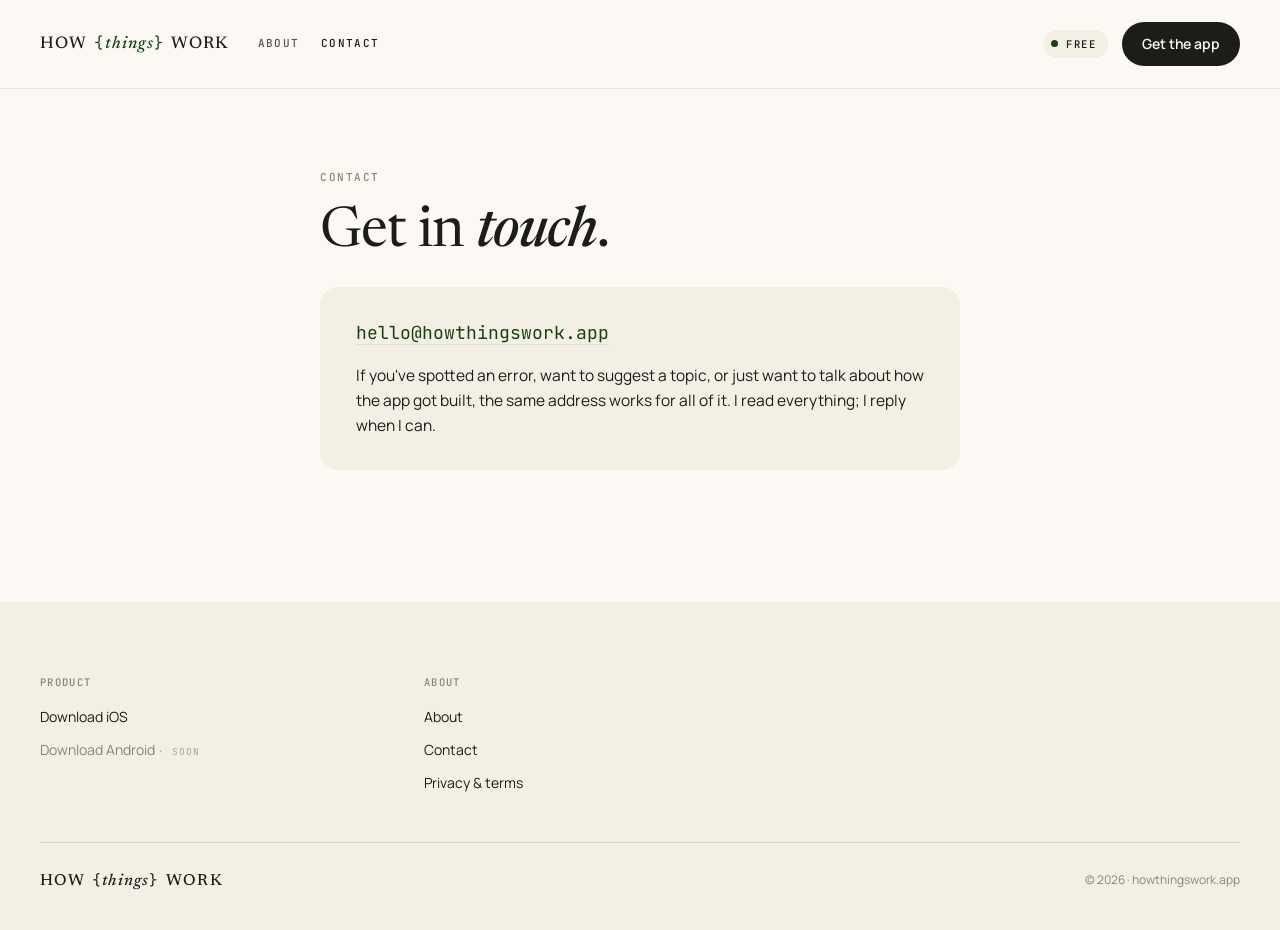
<file: contact.html>
<!doctype html>
<html lang="en">
<head>
<meta charset="utf-8"/>
<meta name="viewport" content="width=device-width,initial-scale=1"/>
<title>Contact — How {things} Work</title>
<meta name="description" content="Get in touch with How {things} Work — hello@howthingswork.app"/>
<meta name="theme-color" content="#fcf9f4"/>
<!-- Smart App Banner — Safari on iOS shows a native install/open prompt -->
<meta name="apple-itunes-app" content="app-id=6767944916"/>
<meta property="og:type" content="website"/>
<meta property="og:title" content="Contact — How {things} Work"/>
<meta property="og:description" content="Get in touch — hello@howthingswork.app"/>
<meta property="og:url" content="https://howthingswork.app/contact.html"/>
<meta property="og:site_name" content="How {things} Work"/>
<meta name="twitter:card" content="summary"/>
<link rel="canonical" href="https://howthingswork.app/contact.html"/>
<link rel="icon" type="image/svg+xml" href="data:image/svg+xml,<svg xmlns='http://www.w3.org/2000/svg' viewBox='0 0 16 16'><text x='2' y='13' font-family='monospace' font-size='14' fill='%23154212'>{</text></svg>"/>
<link rel="preconnect" href="https://fonts.googleapis.com"/>
<link rel="preconnect" href="https://fonts.gstatic.com" crossorigin/>
<link rel="stylesheet" href="brand.v2.css"/>
<style>
  .contact-block {
    margin: 24px 0 32px;
    padding: 32px 36px;
    background: var(--cream-2);
    border-radius: 18px;
  }
  .contact-block .addr {
    font-family: var(--mono);
    font-size: 18px;
    color: var(--green);
    word-break: break-all;
    margin: 0 0 16px;
  }
  .contact-block .addr a { color: inherit; border-bottom: 1px solid var(--green-soft); }
  .contact-block .addr a:hover { border-bottom-color: var(--green); }
  .contact-block p {
    font-size: 15.5px; line-height: 1.6;
    color: var(--ink-soft);
    margin: 0; text-wrap: pretty;
  }

  @media (max-width: 720px) {
    .contact-block { padding: 24px 22px; }
    .contact-block .addr { font-size: 16px; }
  }
</style>
</head>
<body>

<nav class="nav">
  <div class="nav-left">
    <a href="index.html" class="wm" aria-label="Home">
      <span class="word">HOW</span><span><span class="brace">{</span><span class="slot">things</span><span class="brace">}</span></span><span class="word">WORK</span>
    </a>
    <div class="nav-links">
      <a href="about.html">About</a>
      <a href="contact.html">Contact</a>
    </div>
  </div>
  <div class="nav-right">
    <span class="free-pill">Free</span>
    <a href="https://apps.apple.com/app/id6767944916" class="btn btn-ink" target="_blank" rel="noopener">Get the app</a>
  </div>
</nav>

<main>
<section class="page">
  <div class="page-eyebrow">Contact</div>
  <h1 class="page-title">Get in <em>touch</em>.</h1>

  <div class="contact-block">
    <p class="addr"><a href="mailto:hello@howthingswork.app">hello@howthingswork.app</a></p>
    <p>
      If you've spotted an error, want to suggest a topic, or just want to talk about how
      the app got built, the same address works for all of it. I read everything; I reply
      when I can.
    </p>
  </div>
</section>
</main>

<footer class="ft" data-site-footer></footer>
<script src="site.js" defer></script>

</body>
</html>
</file>
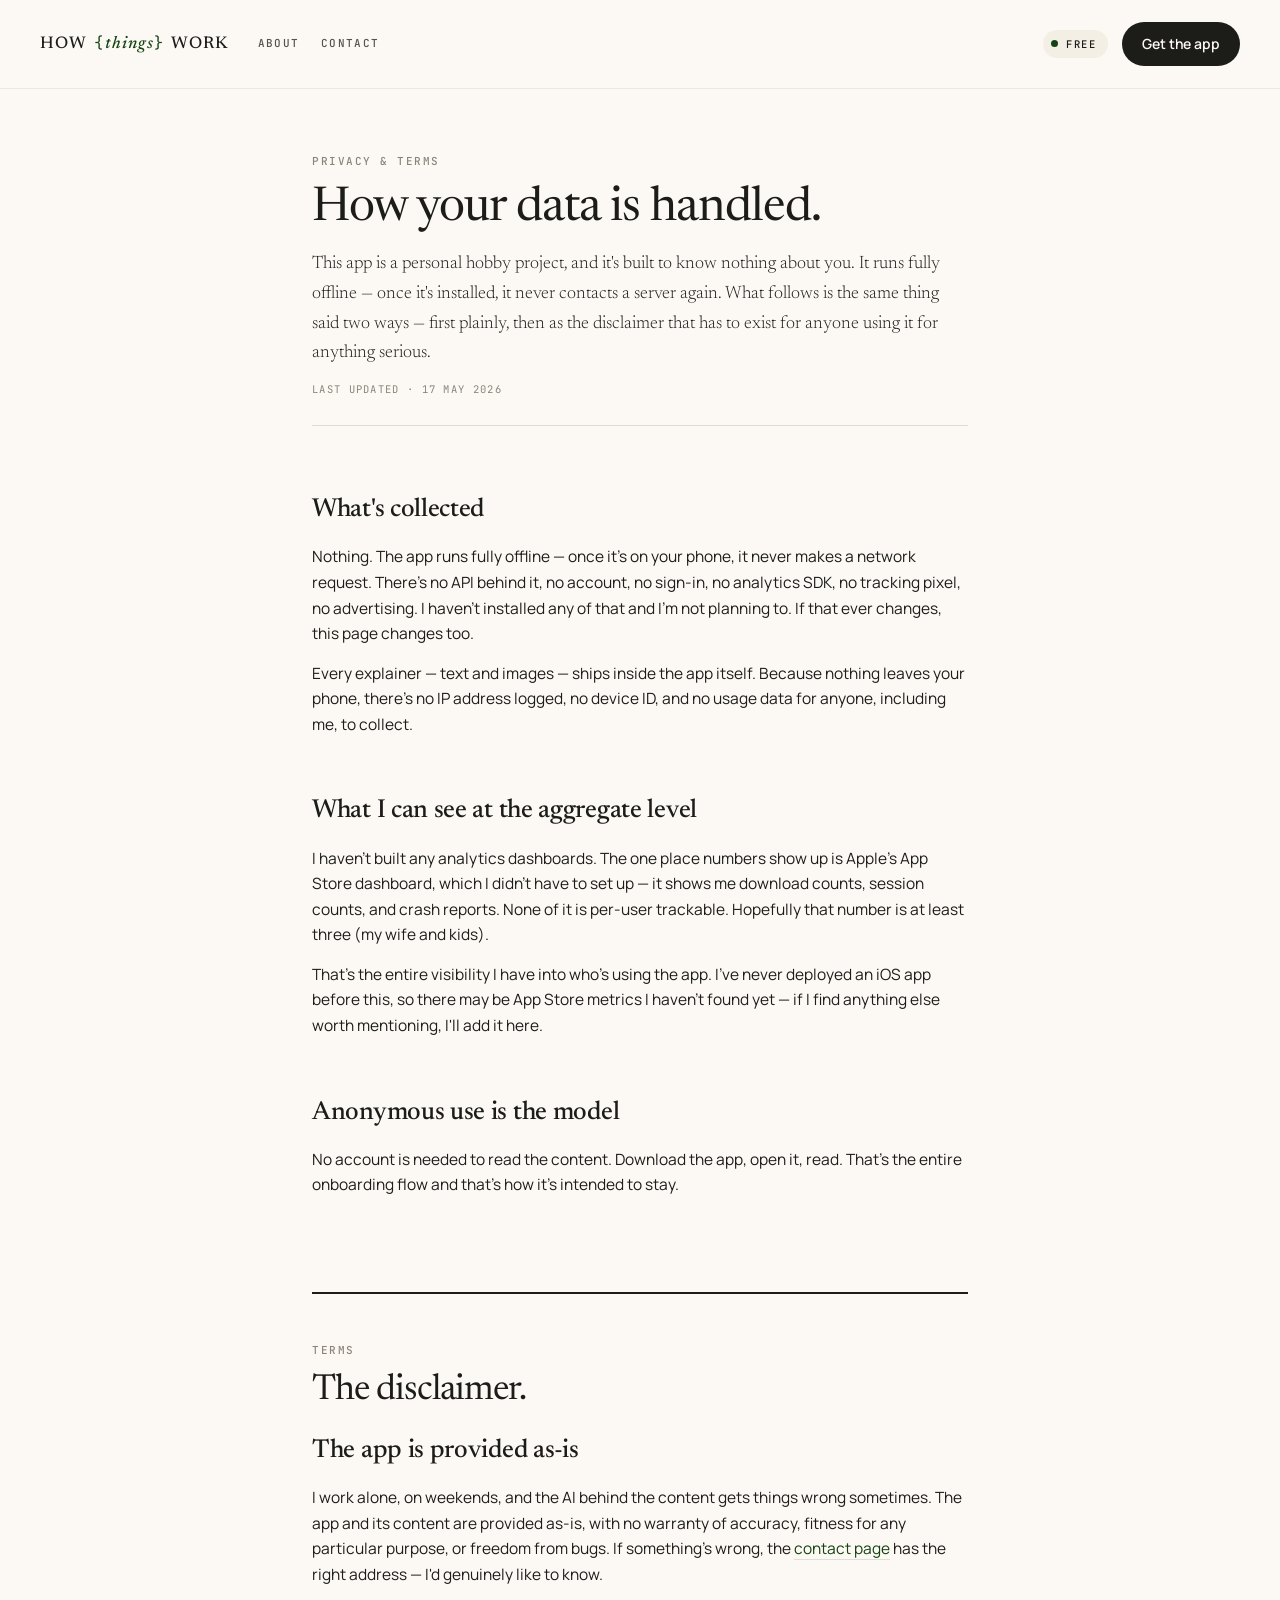
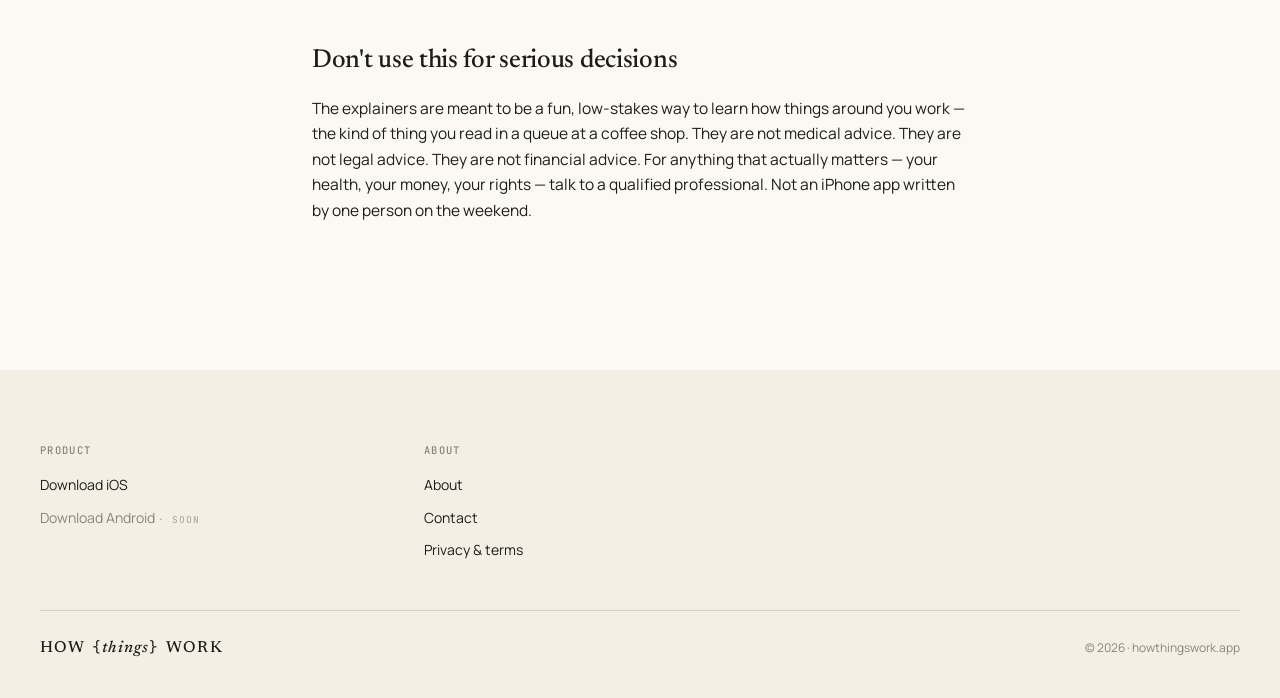
<file: privacy-terms.html>
<!doctype html>
<html lang="en">
<head>
<meta charset="utf-8"/>
<meta name="viewport" content="width=device-width,initial-scale=1"/>
<title>Privacy &amp; terms — How {things} Work</title>
<meta name="description" content="How {things} Work runs fully offline and collects nothing about you."/>
<meta name="theme-color" content="#fcf9f4"/>
<!-- Smart App Banner — Safari on iOS shows a native install/open prompt -->
<meta name="apple-itunes-app" content="app-id=6767944916"/>
<meta property="og:type" content="website"/>
<meta property="og:title" content="Privacy &amp; terms — How {things} Work"/>
<meta property="og:description" content="This app runs fully offline and collects nothing about you."/>
<meta property="og:url" content="https://howthingswork.app/privacy-terms.html"/>
<meta property="og:site_name" content="How {things} Work"/>
<meta name="twitter:card" content="summary"/>
<link rel="canonical" href="https://howthingswork.app/privacy-terms.html"/>
<link rel="icon" type="image/svg+xml" href="data:image/svg+xml,<svg xmlns='http://www.w3.org/2000/svg' viewBox='0 0 16 16'><text x='2' y='13' font-family='monospace' font-size='14' fill='%23154212'>{</text></svg>"/>
<link rel="preconnect" href="https://fonts.googleapis.com"/>
<link rel="preconnect" href="https://fonts.gstatic.com" crossorigin/>
<link rel="stylesheet" href="brand.v2.css"/>
<style>
  /* Minimal legal page — single column, prose-led */
  .legal-page {
    max-width: 720px;
    margin: 0 auto;
    padding: 64px 32px 100px;
  }
  .legal-page .page-eyebrow { margin-bottom: 14px; }
  .legal-page .page-title { font-size: clamp(36px, 4.4vw, 48px); margin-bottom: 16px; }
  .legal-page .page-lede { font-size: 18px; margin-bottom: 12px; }
  .legal-page .effective {
    font-family: var(--mono);
    font-size: 10.5px; letter-spacing: 1.3px; text-transform: uppercase;
    color: var(--ink-faint);
    margin: 0 0 56px;
    padding-bottom: 28px;
    border-bottom: 1px solid var(--hairline-2);
  }
  .legal-page section {
    padding: 8px 0 32px;
    scroll-margin-top: 32px;
  }
  .legal-page h2 {
    font-family: var(--serif);
    font-size: 26px; font-weight: 500;
    letter-spacing: -0.3px;
    margin: 0 0 14px;
  }
  .legal-page p {
    font-size: 15.5px; line-height: 1.65;
    color: var(--ink); margin: 0 0 14px;
    text-wrap: pretty;
  }
  .legal-page ul {
    font-size: 15.5px; line-height: 1.65;
    padding-left: 22px; margin: 0 0 14px;
  }
  .legal-page li { margin-bottom: 6px; }
  .legal-page a.inline {
    color: var(--green);
    border-bottom: 1px solid var(--green-soft);
  }
  .legal-page a.inline:hover { border-bottom-color: var(--green); }

  .terms-divider {
    margin: 48px 0 0;
    padding-top: 48px;
    border-top: 2px solid var(--ink);
  }
  .terms-divider .page-eyebrow { margin-bottom: 14px; }
  .terms-divider .page-title { font-size: clamp(28px, 3.4vw, 36px); margin-bottom: 12px; }

  @media (max-width: 720px) {
    .legal-page { padding: 48px 24px 80px; }
  }
</style>
</head>
<body>

<nav class="nav">
  <div class="nav-left">
    <a href="index.html" class="wm" aria-label="Home">
      <span class="word">HOW</span><span><span class="brace">{</span><span class="slot">things</span><span class="brace">}</span></span><span class="word">WORK</span>
    </a>
    <div class="nav-links">
      <a href="about.html">About</a>
      <a href="contact.html">Contact</a>
    </div>
  </div>
  <div class="nav-right">
    <span class="free-pill">Free</span>
    <a href="https://apps.apple.com/app/id6767944916" class="btn btn-ink" target="_blank" rel="noopener">Get the app</a>
  </div>
</nav>

<main>
<div class="legal-page">

  <div class="page-eyebrow">Privacy &amp; terms</div>
  <h1 class="page-title">How your data is handled.</h1>
  <p class="page-lede">
    This app is a personal hobby project, and it's built to know nothing about you. It
    runs fully offline — once it's installed, it never contacts a server again. What
    follows is the same thing said two ways — first plainly, then as the disclaimer that
    has to exist for anyone using it for anything serious.
  </p>
  <div class="effective">Last updated · 17 May 2026</div>

  <!-- Privacy -->

  <section>
    <h2>What's collected</h2>
    <p>
      Nothing. The app runs fully offline — once it's on your phone, it never makes a
      network request. There's no API behind it, no account, no sign-in, no analytics SDK,
      no tracking pixel, no advertising. I haven't installed any of that and I'm not
      planning to. If that ever changes, this page changes too.
    </p>
    <p>
      Every explainer — text and images — ships inside the app itself. Because nothing
      leaves your phone, there's no IP address logged, no device ID, and no usage data
      for anyone, including me, to collect.
    </p>
  </section>

  <section>
    <h2>What I can see at the aggregate level</h2>
    <p>
      I haven't built any analytics dashboards. The one place numbers show up is Apple's
      App Store dashboard, which I didn't have to set up — it shows me download counts,
      session counts, and crash reports. None of it is per-user trackable. Hopefully that
      number is at least three (my wife and kids).
    </p>
    <p>
      That's the entire visibility I have into who's using the app. I've never deployed
      an iOS app before this, so there may be App Store metrics I haven't found yet —
      if I find anything else worth mentioning, I'll add it here.
    </p>
  </section>

  <section>
    <h2>Anonymous use is the model</h2>
    <p>
      No account is needed to read the content. Download the app, open it, read. That's
      the entire onboarding flow and that's how it's intended to stay.
    </p>
  </section>

  <!-- Terms -->

  <div class="terms-divider">
    <div class="page-eyebrow">Terms</div>
    <h1 class="page-title">The disclaimer.</h1>
  </div>

  <section>
    <h2>The app is provided as-is</h2>
    <p>
      I work alone, on weekends, and the AI behind the content gets things wrong
      sometimes. The app and its content are provided as-is, with no warranty of
      accuracy, fitness for any particular purpose, or freedom from bugs. If something's
      wrong, the
      <a class="inline" href="contact.html">contact page</a>
      has the right address — I'd genuinely like to know.
    </p>
  </section>

  <section>
    <h2>Don't use this for serious decisions</h2>
    <p>
      The explainers are meant to be a fun, low-stakes way to learn how things around
      you work — the kind of thing you read in a queue at a coffee shop. They are not
      medical advice. They are not legal advice. They are not financial advice. For
      anything that actually matters — your health, your money, your rights — talk to
      a qualified professional. Not an iPhone app written by one person on the weekend.
    </p>
  </section>

</div>
</main>

<footer class="ft" data-site-footer></footer>
<script src="site.js" defer></script>

</body>
</html>
</file>
<file: brand.v2.css>
/* ──────────────────────────────────────────────────
   brand.css — shared tokens + primitives across all 9 site variants
   Atelier palette, Newsreader serif, Manrope sans, JetBrains mono.
   ────────────────────────────────────────────────── */

@import url('https://fonts.googleapis.com/css2?family=Newsreader:ital,opsz,wght@0,6..72,300..700;1,6..72,300..700&family=Manrope:wght@300..700&family=JetBrains+Mono:wght@400;500&display=swap');

:root {
  /* Surfaces */
  --cream:      #fcf9f4;
  --cream-2:    #f4efe5;
  --cream-3:    #ede7d9;
  --cream-4:    #e6dfce;
  --ink:        #1c1c19;
  --ink-muted:  #55534c;
  --ink-faint:  #8a857a;
  --hairline:   rgba(28,28,25,0.08);
  --hairline-2: rgba(28,28,25,0.14);

  /* Brand */
  --green:      #154212;
  --green-hi:   #1d5719;
  --green-soft: #d9e2d3;
  --plum:       #6b3b52;

  /* Category palette */
  --cat-home:       #B06640;
  --cat-connect:    #35707A;
  --cat-transport:  #8E4838;
  --cat-energy:     #B88D2A;
  --cat-comm:       #6B4E71;
  --cat-science:    #154212;
  --cat-medicine:   #9A4558;

  /* Shadows */
  --shadow-soft: 0 1px 2px rgba(74,55,30,0.04), 0 6px 18px rgba(74,55,30,0.05);
  --shadow-card: 0 1px 2px rgba(74,55,30,0.05), 0 12px 30px rgba(74,55,30,0.07);
  --shadow-hero: 0 2px 4px rgba(74,55,30,0.06), 0 20px 48px rgba(74,55,30,0.09);

  /* Type */
  --serif: "Newsreader", ui-serif, Georgia, serif;
  --sans:  "Manrope",    ui-sans-serif, system-ui, sans-serif;
  --mono:  "JetBrains Mono", ui-monospace, Menlo, monospace;
}

* { box-sizing: border-box; }
html, body { margin: 0; }
body {
  background: var(--cream);
  color: var(--ink);
  font-family: var(--sans);
  font-size: 16px;
  line-height: 1.55;
  -webkit-font-smoothing: antialiased;
  text-rendering: optimizeLegibility;
}

a { color: inherit; text-decoration: none; }

/* ─── Wordmark: HOW{things}WORK ──────────────────── */
.wm {
  font-family: var(--serif);
  font-weight: 500;
  letter-spacing: 1.2px;
  display: inline-flex; align-items: baseline; gap: 0.4em;
  line-height: 1;
  color: var(--ink);
}
.wm .word  { color: inherit; }
.wm .brace {
  font-family: var(--mono);
  font-size: 0.9em;
  font-weight: 400;
  font-style: normal;
  color: var(--cat, var(--green));
}
.wm .slot {
  font-style: italic;
  font-weight: 500;
  color: var(--cat, var(--green));
}
.wm.dark         { color: var(--cream-2); }
.wm.mono-ink .brace,
.wm.mono-ink .slot { color: var(--ink); }

/* ─── Buttons ────────────────────────────────────── */
.btn {
  display: inline-flex; align-items: center; gap: 8px;
  font-family: var(--sans);
  font-weight: 600;
  font-size: 14px;
  letter-spacing: -0.1px;
  border-radius: 999px;
  padding: 11px 20px;
  border: none;
  cursor: pointer;
  text-decoration: none;
  white-space: nowrap;
  transition: transform 120ms ease, background 160ms ease, color 160ms ease;
}
.btn:active { transform: translateY(1px); }
.btn-ink    { background: var(--ink);  color: var(--cream); }
.btn-ink:hover { background: #2a2823; }
.btn-cream  { background: var(--cream-2); color: var(--ink); }
.btn-cream:hover { background: var(--cream-3); }
.btn-green  { background: var(--green); color: var(--cream); }
.btn-green:hover { background: var(--green-hi); }
.btn-ghost  { background: transparent; color: var(--ink); border: 1px solid var(--hairline-2); }
.btn-ghost:hover { background: var(--cream-2); }

/* ─── Eyebrow / microtype ────────────────────────── */
.eyebrow {
  font-family: var(--mono);
  font-size: 11px;
  font-weight: 500;
  letter-spacing: 1.5px;
  text-transform: uppercase;
  color: var(--ink-faint);
}

/* ─── Download badges (iOS / Android) ─────────────── */
.badges { display: inline-flex; gap: 10px; flex-wrap: wrap; }
.badge {
  display: inline-flex; align-items: center; gap: 10px;
  background: var(--ink); color: var(--cream);
  padding: 10px 16px 10px 14px;
  border-radius: 12px;
  font-family: var(--sans);
  text-decoration: none;
  transition: background 160ms ease;
  min-height: 52px;
}
.badge:hover { background: #2a2823; }
.badge .badge-icon { width: 28px; height: 28px; flex-shrink: 0; }
.badge .badge-text { display: flex; flex-direction: column; line-height: 1; }
.badge .badge-kicker {
  font-size: 9.5px; letter-spacing: 1px; text-transform: uppercase;
  opacity: 0.7; margin-bottom: 3px; font-weight: 500;
}
.badge .badge-store {
  font-size: 16px; font-weight: 600; letter-spacing: -0.2px;
  font-family: var(--serif);
}
.badge.badge-cream { background: var(--cream-2); color: var(--ink); }
.badge.badge-cream:hover { background: var(--cream-3); }
.badge.disabled {
  opacity: 0.55;
  cursor: not-allowed;
  pointer-events: none;
  position: relative;
}
.badge.disabled .badge-kicker { opacity: 0.6; }
.coming-soon-tag {
  position: absolute;
  top: -8px; right: -8px;
  background: var(--cream-3);
  color: var(--ink);
  font-family: var(--mono);
  font-size: 9px; font-weight: 500;
  letter-spacing: 1.1px; text-transform: uppercase;
  padding: 3px 7px;
  border-radius: 999px;
  border: 1px solid var(--hairline-2);
}

/* ─── Free-forever pill ──────────────────────────── */
.free-pill {
  display: inline-flex; align-items: center; gap: 8px;
  font-family: var(--mono);
  font-size: 10.5px; font-weight: 500;
  letter-spacing: 1.4px; text-transform: uppercase;
  padding: 6px 12px 6px 8px;
  border-radius: 999px;
  background: var(--cream-2);
  color: var(--ink);
}
.free-pill::before {
  content: '';
  width: 7px; height: 7px; border-radius: 999px;
  background: var(--green);
}

/* ─── Category dot ───────────────────────────────── */
.cat-dot {
  display: inline-block;
  width: 10px; height: 10px; border-radius: 999px;
  background: var(--cat, var(--green));
}

/* ─── Article / topic chip ───────────────────────── */
.topic-chip {
  display: inline-flex; align-items: center; gap: 8px;
  padding: 8px 14px;
  background: var(--cream-2);
  border-radius: 999px;
  font-size: 13.5px; font-weight: 500;
  color: var(--ink);
}
.topic-chip .cat-dot { width: 8px; height: 8px; }

/* ─── Footer (shared across all 9) ───────────────── */
.ft {
  padding: 72px 40px 40px;
  background: var(--cream-2);
  color: var(--ink);
}
.ft-inner { max-width: 1200px; margin: 0 auto; }
.ft-top {
  display: grid;
  grid-template-columns: 1.4fr 1fr 1fr 1fr;
  gap: 48px;
  padding-bottom: 48px;
  border-bottom: 1px solid var(--hairline-2);
}
.ft-news h3 {
  font-family: var(--serif); font-weight: 500; font-size: 22px;
  letter-spacing: -0.3px; margin: 0 0 8px;
}
.ft-news p {
  font-size: 13.5px; color: var(--ink-muted); margin: 0 0 16px;
  max-width: 320px; line-height: 1.55;
}
.ft-news form {
  display: flex; gap: 8px; max-width: 360px;
}
.ft-news input {
  flex: 1; min-width: 0;
  padding: 12px 14px;
  border: 1px solid var(--hairline-2);
  background: var(--cream);
  border-radius: 999px;
  font: inherit;
  font-size: 13.5px;
  color: var(--ink);
  outline: none;
}
.ft-news input:focus { border-color: var(--ink); }
.ft-news button {
  background: var(--ink); color: var(--cream);
  border: none; padding: 12px 18px;
  border-radius: 999px; cursor: pointer;
  font: inherit; font-size: 13.5px; font-weight: 600;
}
.ft-col h4 {
  font-family: var(--mono);
  font-size: 10.5px; font-weight: 500;
  letter-spacing: 1.3px; text-transform: uppercase;
  color: var(--ink-faint);
  margin: 0 0 14px;
}
.ft-col ul { list-style: none; padding: 0; margin: 0; display: flex; flex-direction: column; gap: 8px; }
.ft-col a {
  font-size: 14px; color: var(--ink);
}
.ft-col a:hover { color: var(--green); }
.ft-coming a {
  color: var(--ink-faint);
  cursor: not-allowed;
}
.ft-coming .soon {
  font-family: var(--mono);
  font-size: 9.5px;
  letter-spacing: 1px;
  text-transform: uppercase;
  opacity: 0.7;
}
.ft-bottom {
  display: flex; justify-content: space-between; align-items: center;
  padding-top: 28px;
  font-size: 12px; color: var(--ink-faint);
  flex-wrap: wrap; gap: 16px;
}
.ft-bottom .wm { font-size: 16px; }
.ft-end { display: flex; align-items: center; gap: 20px; }
.ft-socials { display: flex; gap: 12px; }
.ft-socials a {
  width: 32px; height: 32px; border-radius: 999px;
  background: var(--cream-3);
  display: inline-flex; align-items: center; justify-content: center;
  color: var(--ink);
  transition: background 160ms ease;
}
.ft-socials a:hover { background: var(--cream-4); }
.ft-socials svg { width: 15px; height: 15px; }

@media (max-width: 820px) {
  .ft-top { grid-template-columns: 1fr 1fr; gap: 36px; }
  .ft-news { grid-column: span 2; }
}

/* ─── Phone frame (used in several variants) ─────── */
.phone {
  width: 320px; aspect-ratio: 9/19.5;
  background: var(--cream);
  border-radius: 40px;
  padding: 14px;
  box-shadow: var(--shadow-hero), inset 0 0 0 1px var(--hairline);
  position: relative;
}
.phone-screen {
  width: 100%; height: 100%;
  background: var(--cream);
  border-radius: 28px;
  overflow: hidden;
  position: relative;
}
.phone .notch {
  position: absolute; top: 14px; left: 50%;
  transform: translateX(-50%);
  width: 94px; height: 26px;
  background: var(--ink);
  border-radius: 999px;
  z-index: 2;
}

/* ─── Site nav (top bar across content pages) ───── */
.nav {
  display: flex; align-items: center; justify-content: space-between;
  padding: 22px 40px;
  border-bottom: 1px solid var(--hairline);
  background: var(--cream);
}
.nav-left { display: flex; align-items: center; gap: 28px; }
.nav .wm { font-size: 17px; }
.nav-links {
  display: flex; align-items: center; gap: 22px;
  font-family: var(--mono);
  font-size: 11px; font-weight: 500;
  letter-spacing: 1.3px; text-transform: uppercase;
  color: var(--ink-muted);
}
.nav-links a { color: var(--ink-muted); transition: color 140ms ease; }
.nav-links a:hover,
.nav-links a[aria-current="page"] { color: var(--ink); }
.nav-right { display: flex; align-items: center; gap: 14px; }
.nav-right .free-pill { display: inline-flex; }
@media (max-width: 720px) {
  .nav { flex-direction: column; gap: 14px; padding: 18px 24px; }
  .nav-left { width: 100%; justify-content: center; flex-wrap: wrap; }
  .nav-links { gap: 14px; font-size: 10.5px; }
  .nav-right { display: none; }
}

/* ─── Long-form content page (about, contact, privacy, notes) ── */
.page {
  max-width: 720px;
  margin: 0 auto;
  padding: 80px 40px 100px;
}
.page-eyebrow {
  font-family: var(--mono);
  font-size: 11px; font-weight: 500;
  letter-spacing: 1.5px; text-transform: uppercase;
  color: var(--ink-faint);
  margin-bottom: 18px;
}
.page-title {
  font-family: var(--serif);
  font-size: clamp(38px, 5vw, 56px);
  font-weight: 400;
  letter-spacing: -1px;
  line-height: 1.05;
  margin: 0 0 24px;
  text-wrap: balance;
}
.page-title em { font-style: italic; font-weight: 500; }
.page-lede {
  font-family: var(--serif);
  font-size: 21px;
  line-height: 1.45;
  color: var(--ink-muted);
  margin: 0 0 56px;
  text-wrap: pretty;
  font-weight: 300;
}
.page h2 {
  font-family: var(--serif);
  font-size: 24px; font-weight: 500;
  letter-spacing: -0.3px;
  margin: 48px 0 14px;
}
.page h3 {
  font-family: var(--mono);
  font-size: 11px; font-weight: 500;
  letter-spacing: 1.4px; text-transform: uppercase;
  color: var(--ink-faint);
  margin: 36px 0 10px;
}
.page p {
  font-size: 16px;
  line-height: 1.65;
  color: var(--ink);
  margin: 0 0 18px;
  text-wrap: pretty;
}
.page p.muted { color: var(--ink-muted); }
.page ul, .page ol {
  font-size: 16px; line-height: 1.65;
  color: var(--ink); padding-left: 22px;
  margin: 0 0 18px;
}
.page li { margin-bottom: 6px; }
.page a.inline {
  color: var(--green);
  border-bottom: 1px solid var(--green-soft);
  transition: border-color 140ms ease;
}
.page a.inline:hover { border-bottom-color: var(--green); }
.page hr {
  border: 0; border-top: 1px solid var(--hairline-2);
  margin: 56px 0;
}

/* Utility */
.sr { position: absolute; left: -9999px; }

@media (prefers-reduced-motion: reduce) {
  *, *::before, *::after {
    animation-duration: 0.01ms !important;
    animation-iteration-count: 1 !important;
    transition-duration: 0.01ms !important;
  }
}
</file>
